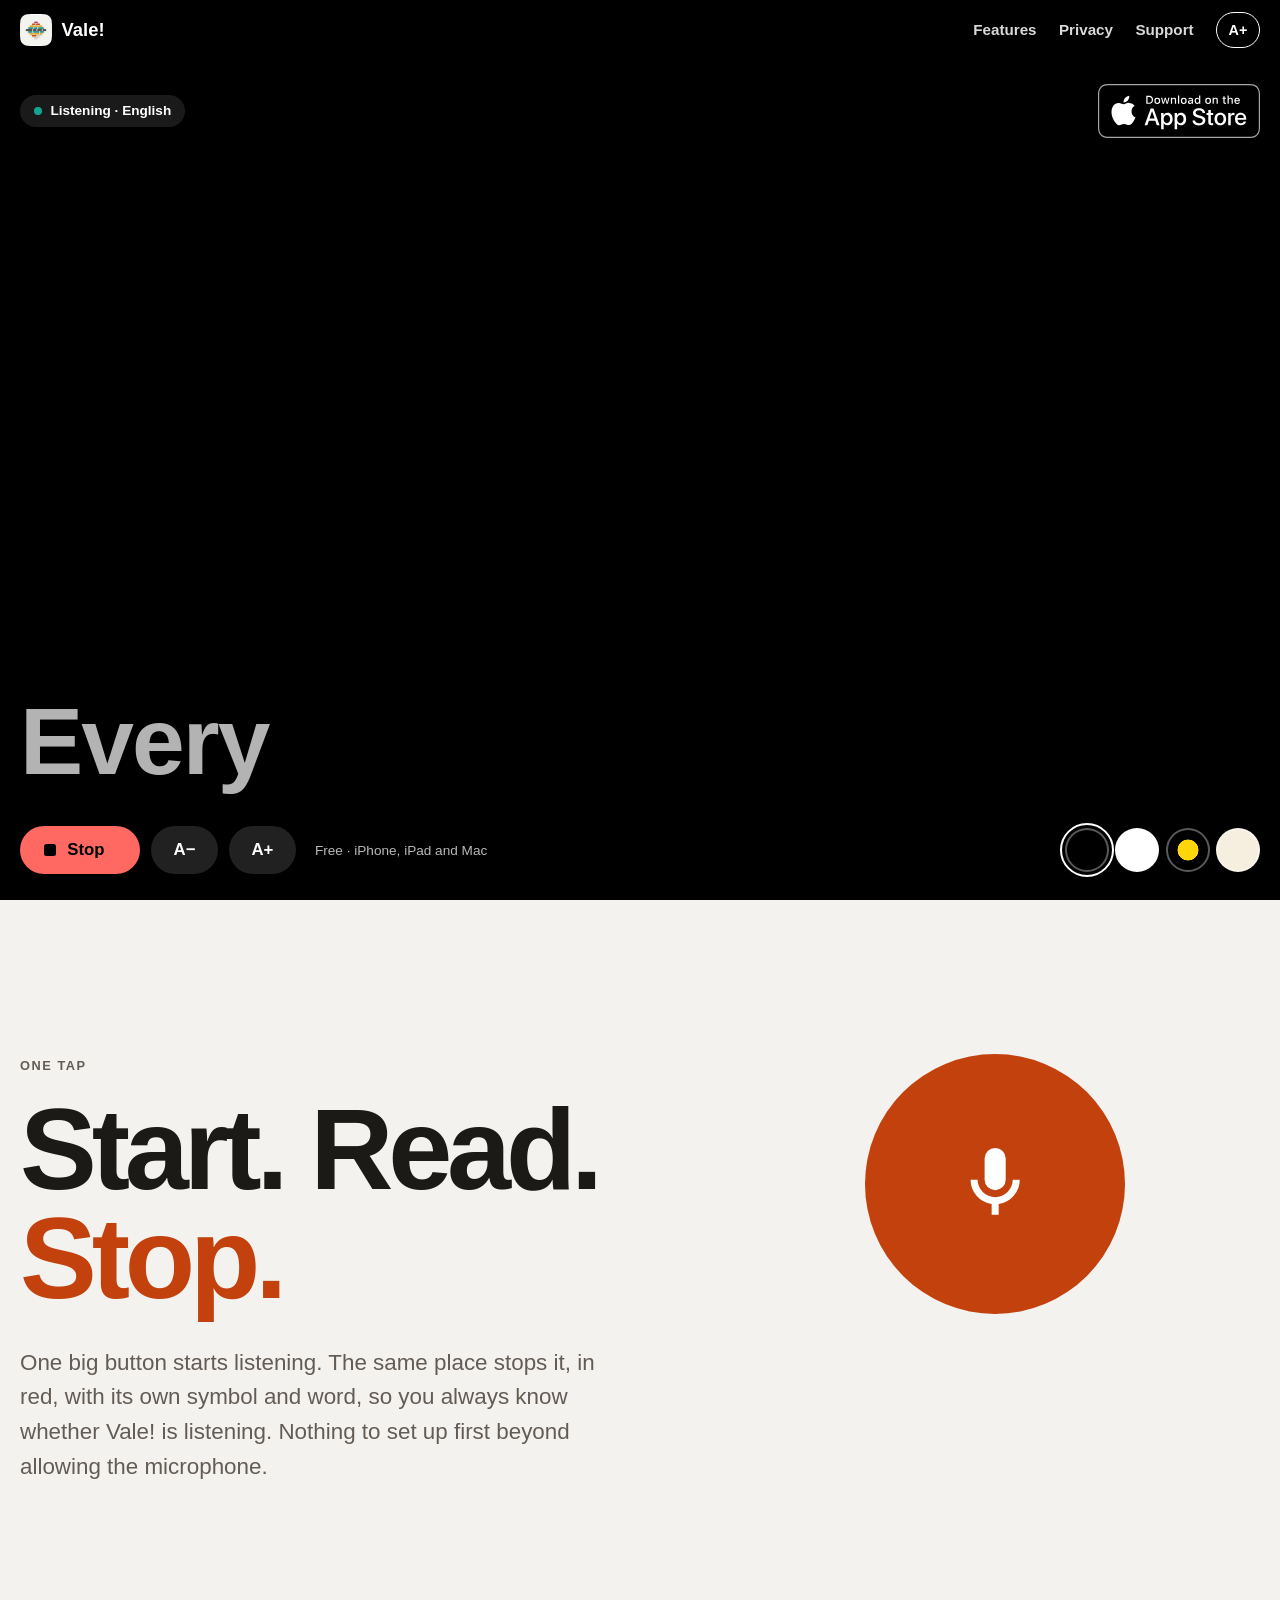
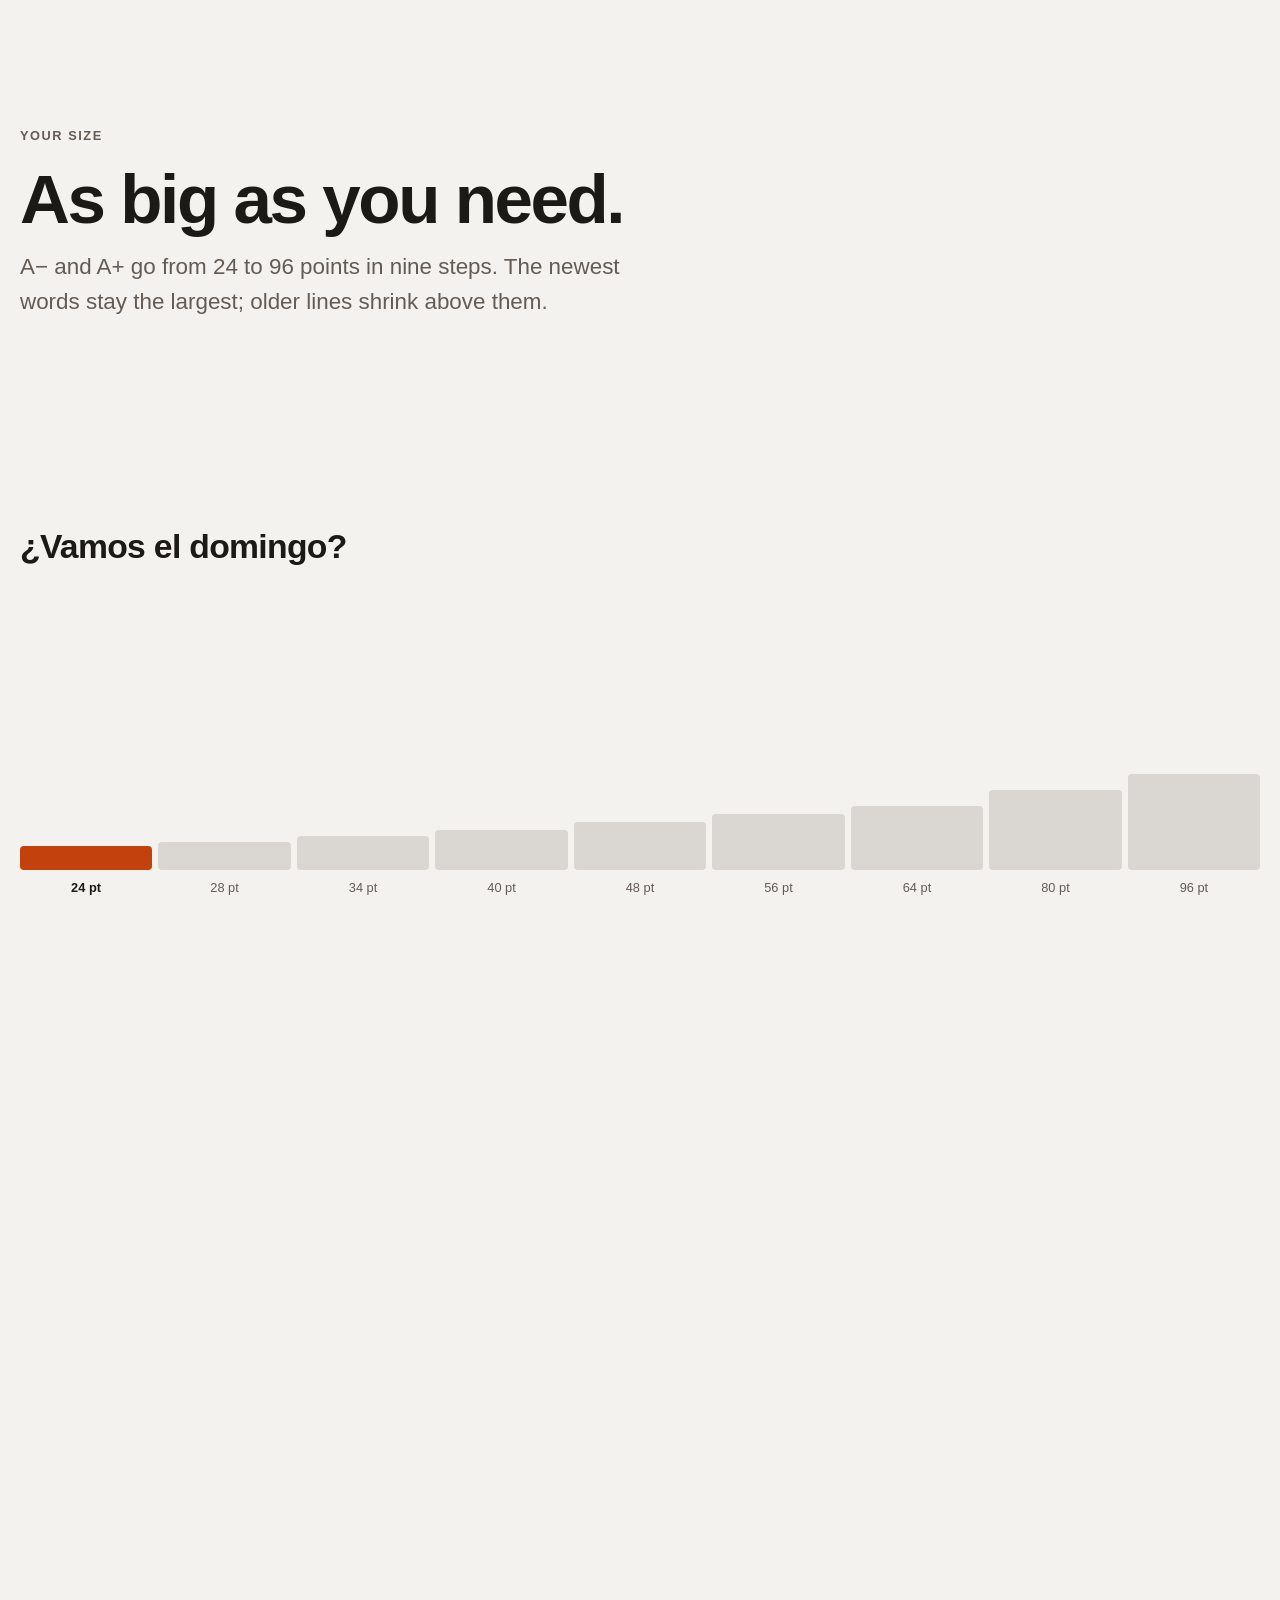
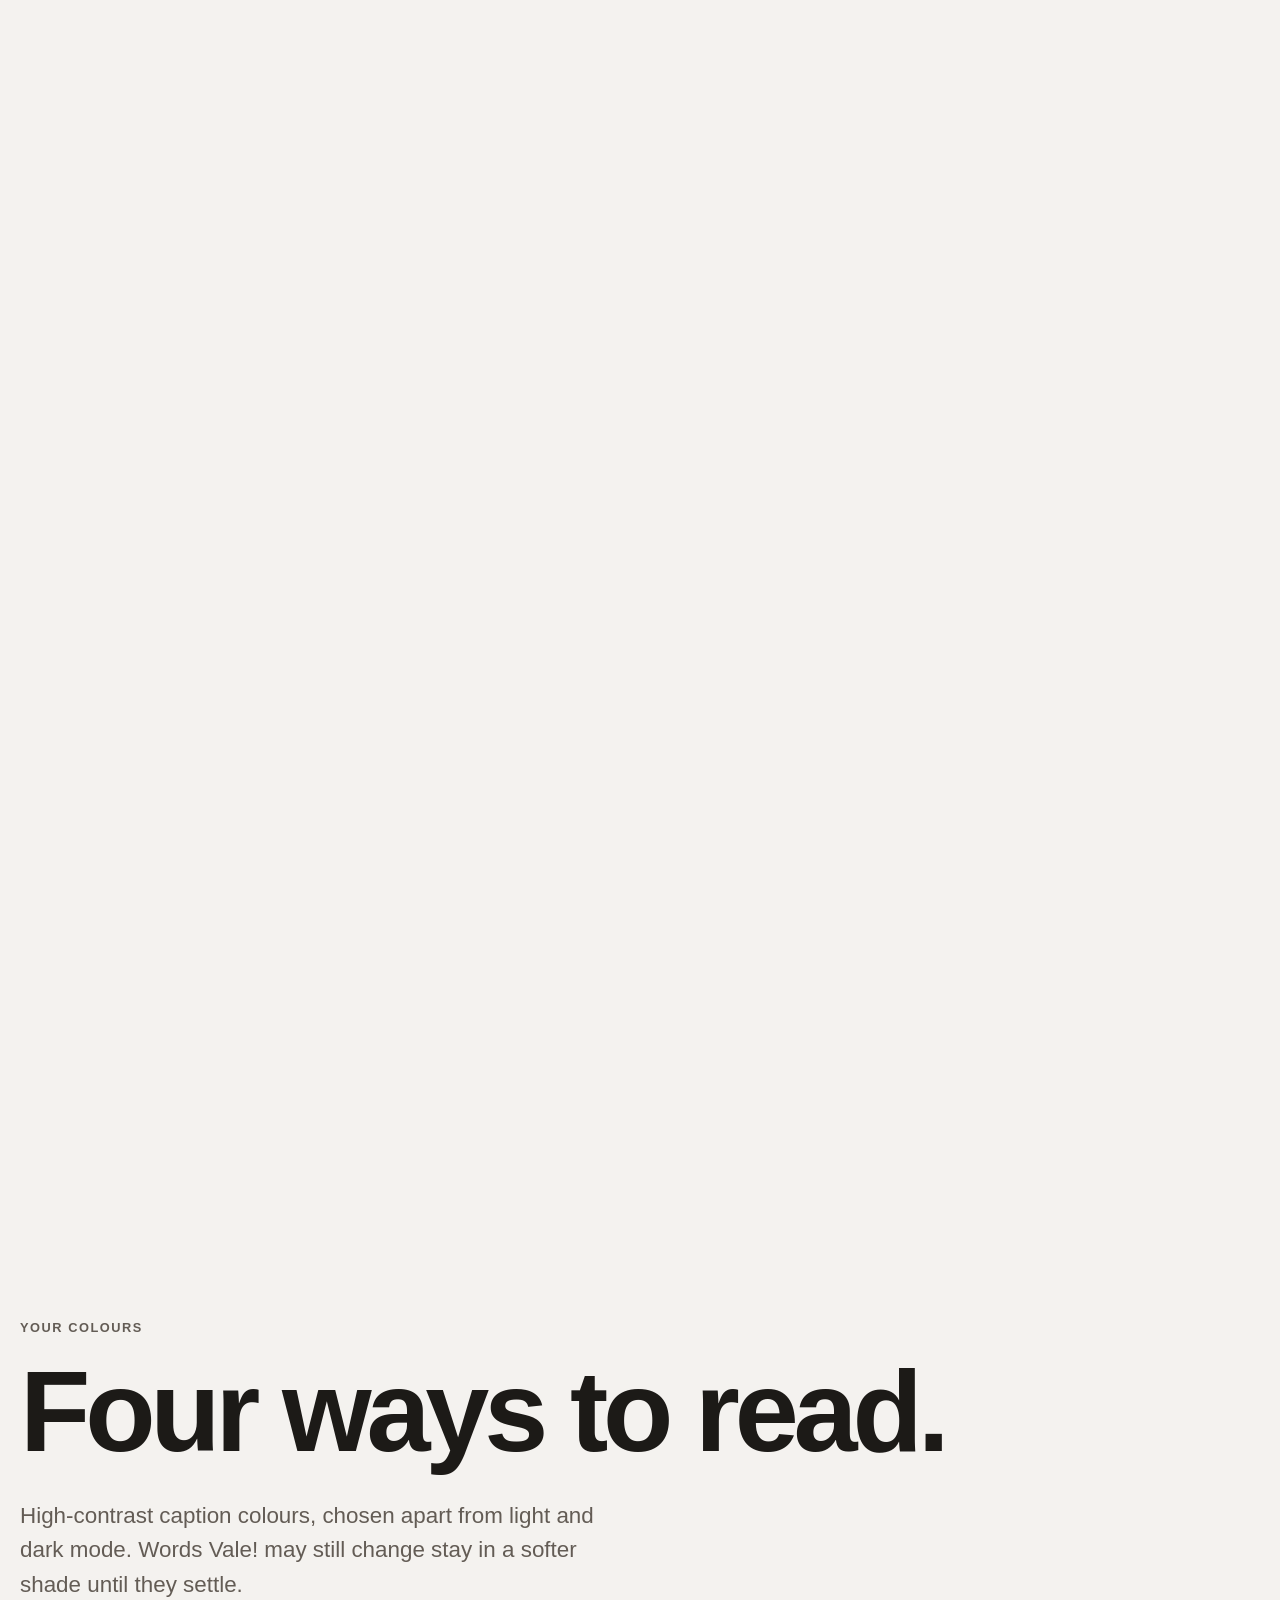
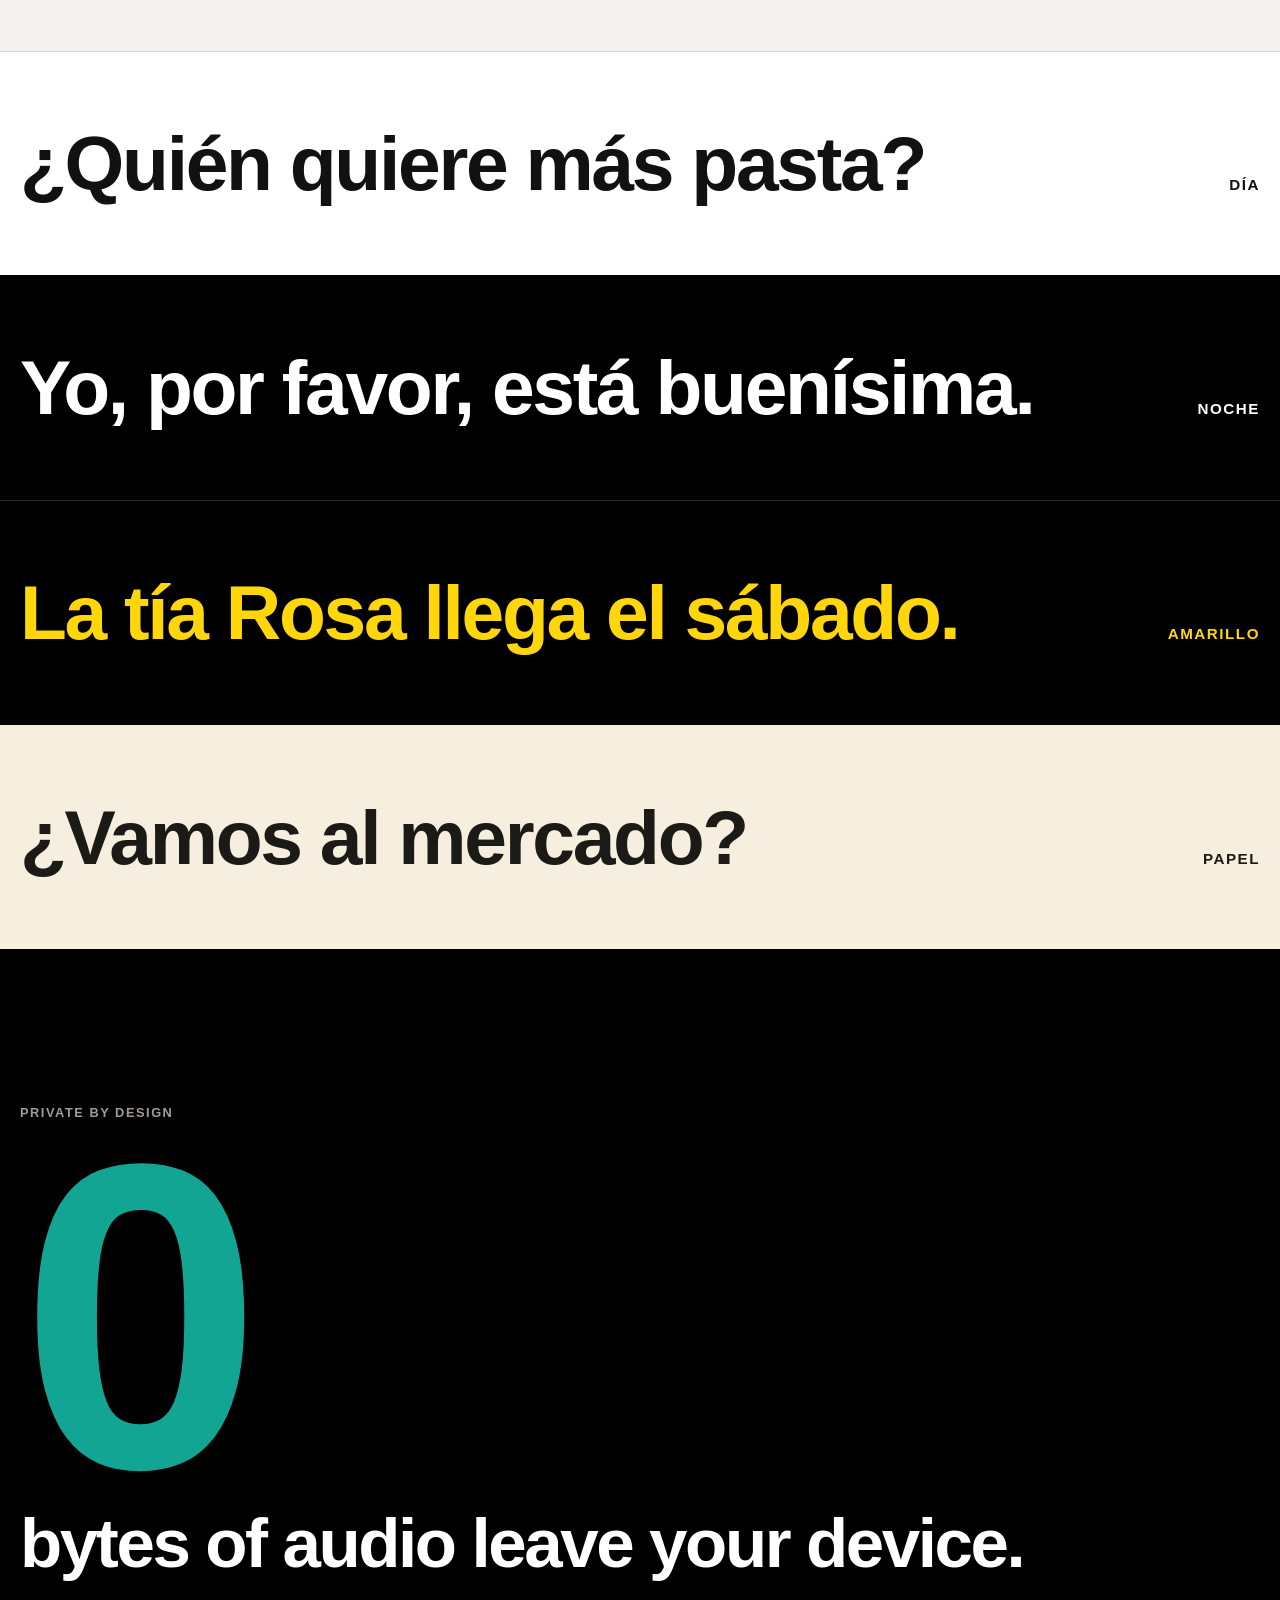
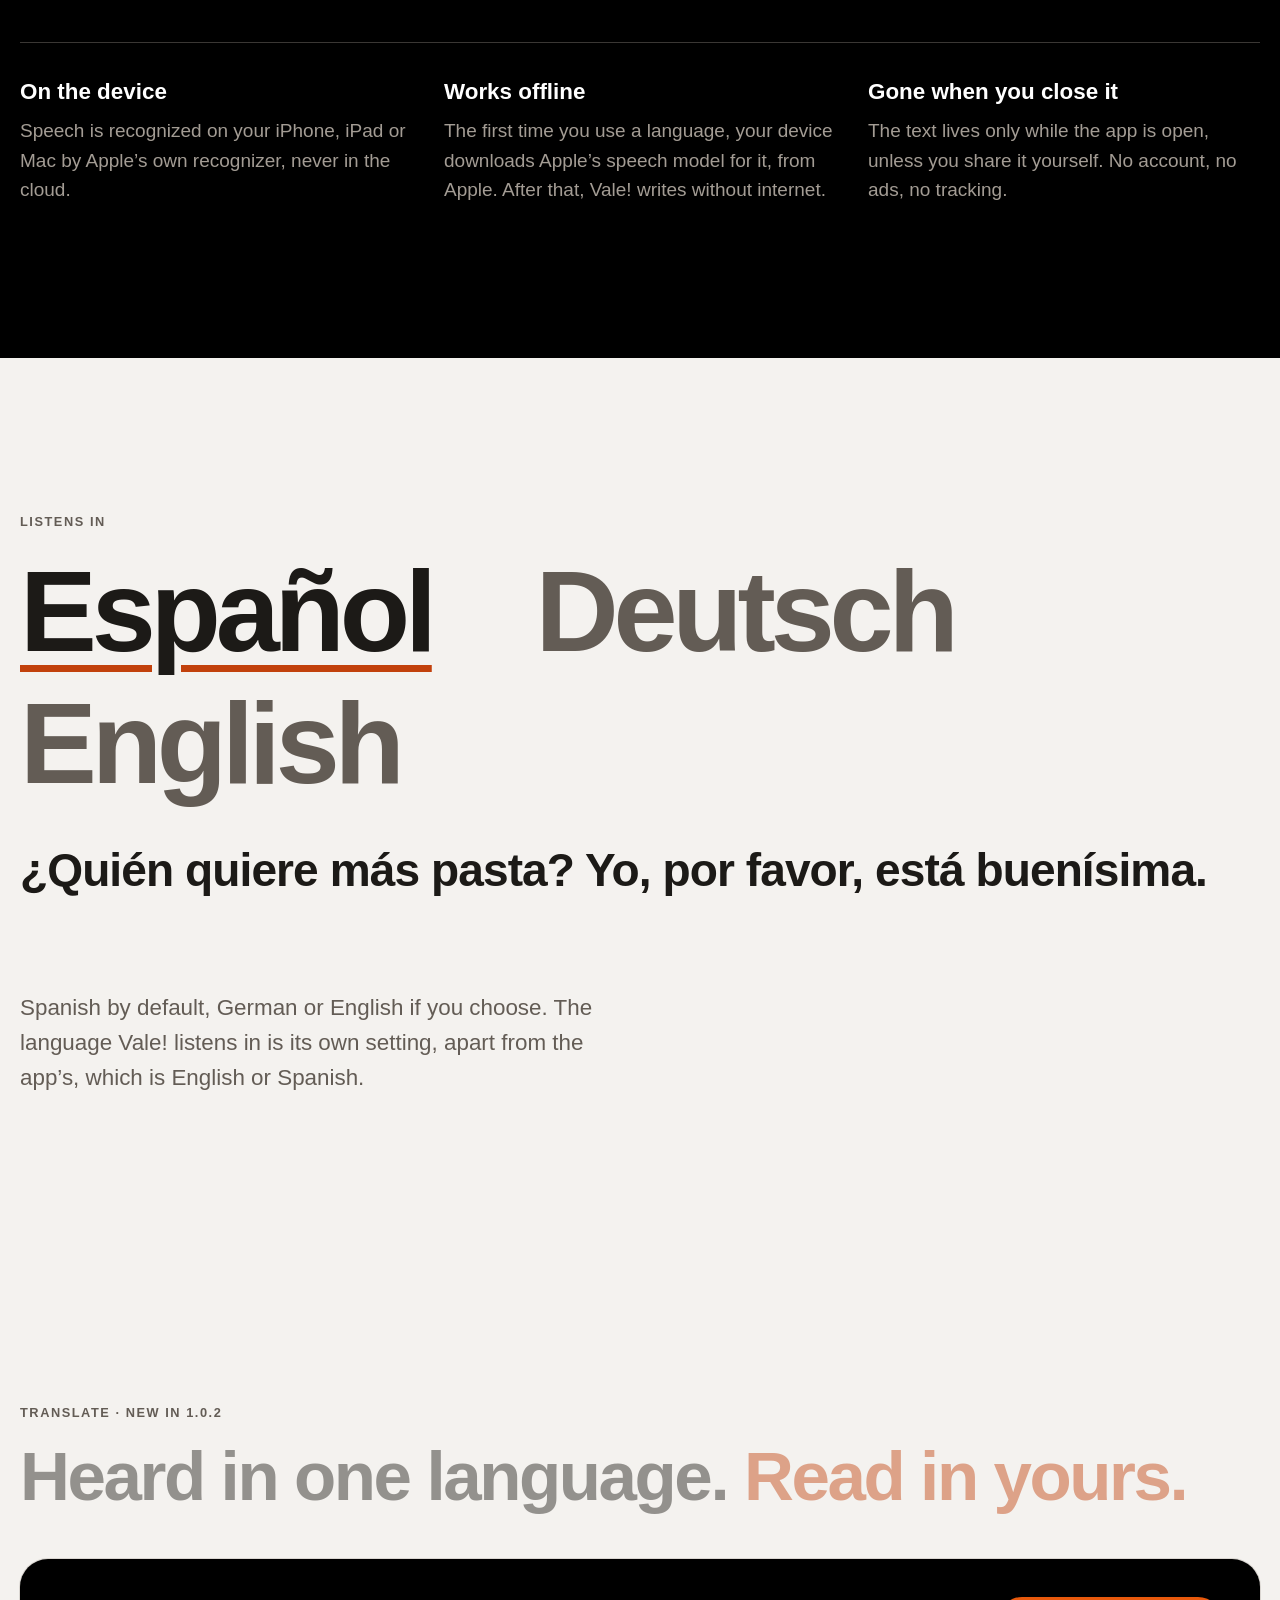
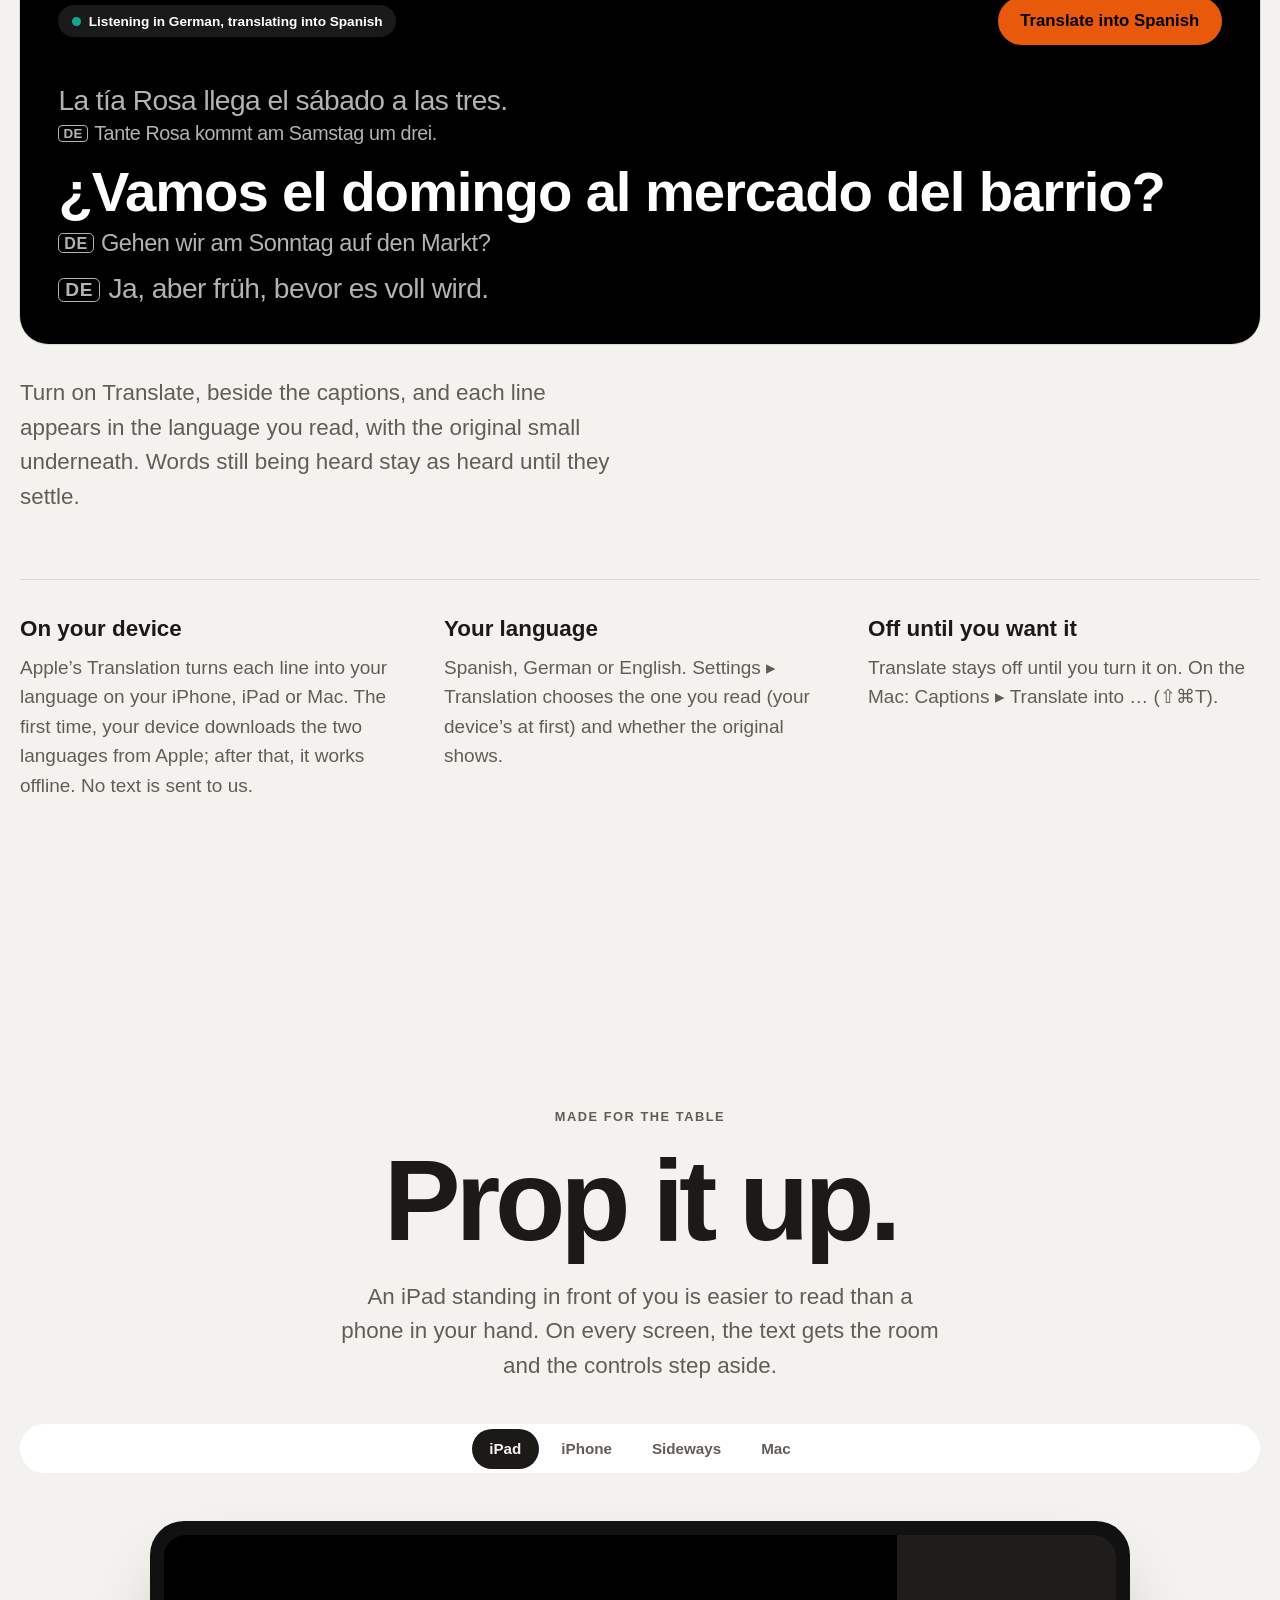
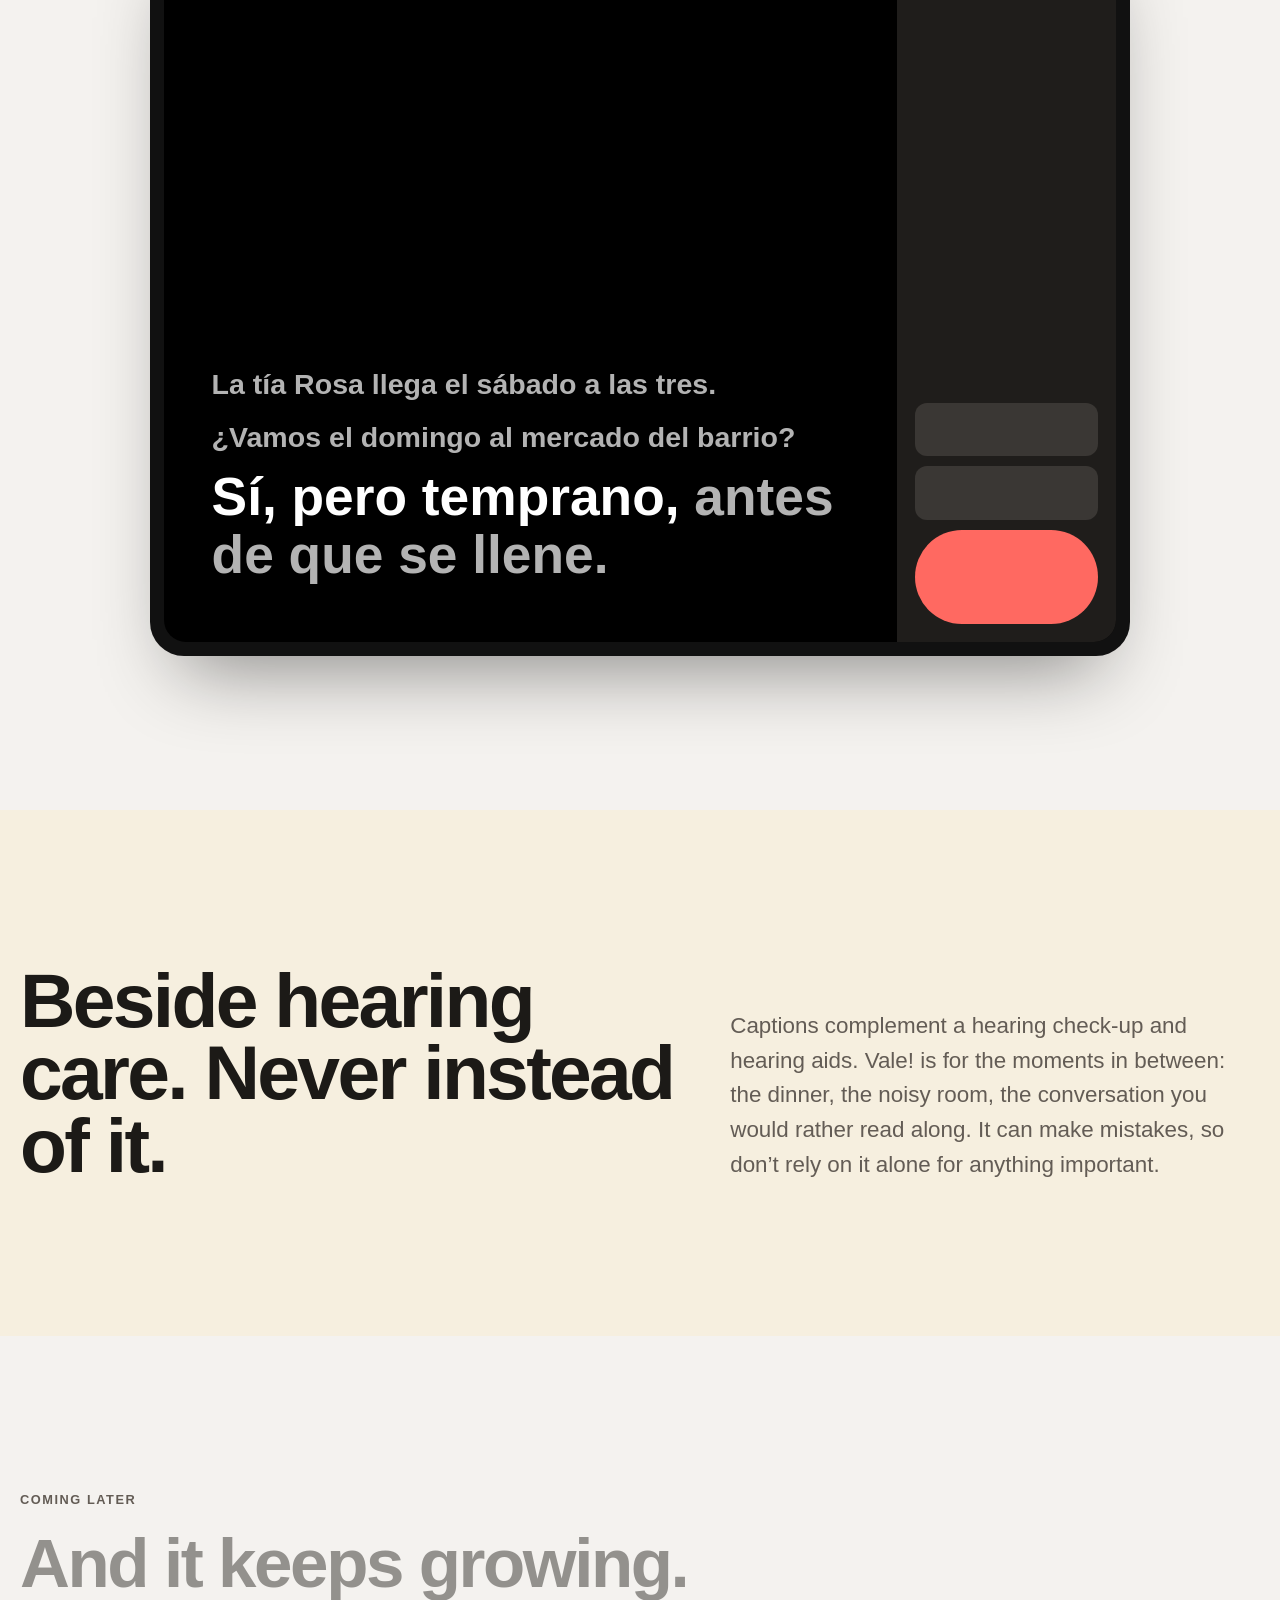
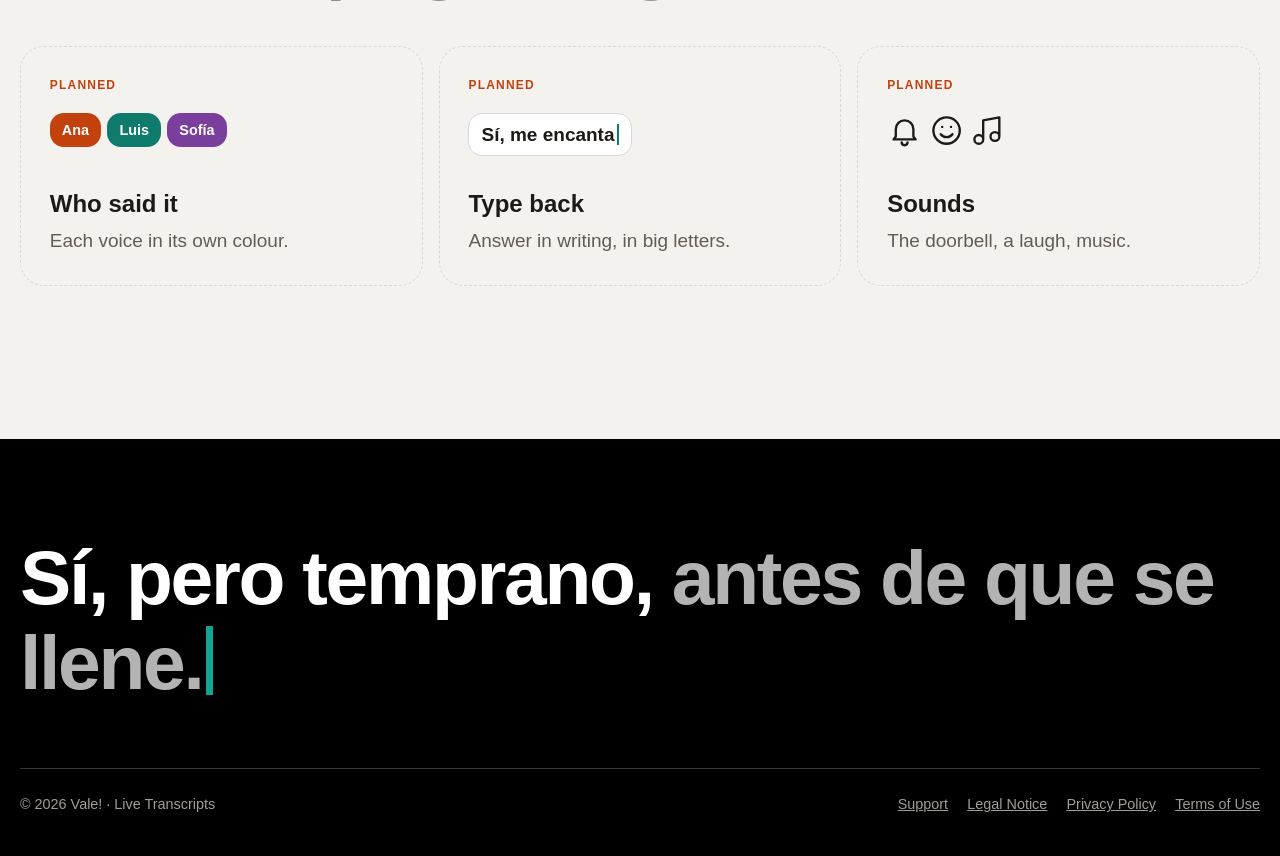
<file: index.html>
<!doctype html>
<html lang="en">
<head>
<meta charset="utf-8">
<meta name="viewport" content="width=device-width, initial-scale=1, viewport-fit=cover">
<title>Vale! – Live Transcripts</title>
<meta name="description" content="Vale! writes down what is said in the room, live and in large type, for anyone who is losing their hearing. Free on the App Store for iPhone, iPad and Mac.">
<meta property="og:title" content="Vale! – Live Transcripts">
<meta property="og:description" content="What is said in the room, live and in large type. Free on the App Store for iPhone, iPad and Mac.">
<meta property="og:type" content="website">
<meta property="og:url" content="https://vale.mateoarenas.dev/">
<meta property="og:image" content="https://vale.mateoarenas.dev/images/link-preview.png">
<meta property="og:image:width" content="1200">
<meta property="og:image:height" content="630">
<meta property="og:image:alt" content="Vale! in large white type on black: Every word, big and clear. Vale! writes down what is said in the room, live, and in large type. Above them, the Download on the App Store badge.">
<meta name="twitter:card" content="summary_large_image">
<link rel="icon" type="image/png" href="favicon.png">
<link rel="apple-touch-icon" href="apple-touch-icon.png">
<meta name="theme-color" content="#000000">
<link rel="stylesheet" href="style.css">
<script src="scenes.js" defer></script>
</head>
<body class="home">
<a class="skip" href="#main">Skip to content</a>
<header class="top" id="top">
<div class="wrap top-inner">
<a class="brand" href="./"><img src="favicon.png" alt="" width="32" height="32">Vale!</a>
<nav aria-label="Site"><a href="#features">Features</a><a href="#private">Privacy</a><a href="support.html">Support</a></nav>
<button class="scale js-only" id="scale" type="button" aria-pressed="false">A+<span class="sr"> Make this page’s text larger</span></button>
</div>
</header>

<main id="main">
<section class="hero" id="hero" aria-labelledby="hero-title">
<h1 class="sr" id="hero-title">Vale! Every word, big and clear.</h1>
<div class="wrap stage" id="stage">
<div class="stage-top">
<p class="pill" id="pill"><i aria-hidden="true"></i><span id="pill-text">Listening · English</span></p>
<a class="badge" href="https://apps.apple.com/app/vale/id6831812836"><img src="images/app-store-badge.svg" width="162" height="54" alt="Download on the App Store"></a>
</div>
<div class="lines" id="lines" aria-hidden="true">
<p class="line old">Every word, big and clear.</p>
<p class="line old">Vale! writes down what is said in the room,</p>
<p class="line new">live, and in large type.</p>
</div>
<p class="sr">Vale! writes down what is said in the room, live and in large type, for anyone who is losing their hearing or finds a conversation hard to follow. Below, a made-up family dinner is captioned the way the app shows it.</p>
</div>
<div class="wrap">
<div class="controls">
<div class="js-only control-row" role="group" aria-label="Try the captions">
<button class="btn stop" id="go" type="button" aria-pressed="true">
<svg class="go-stop" width="16" height="16" viewBox="0 0 16 16" aria-hidden="true"><rect x="2" y="2" width="12" height="12" rx="2.5" fill="currentColor"/></svg>
<svg class="go-start" width="16" height="16" viewBox="0 0 16 16" aria-hidden="true"><path d="M8 10a2 2 0 0 0 2-2V4a2 2 0 0 0-4 0v4a2 2 0 0 0 2 2Zm3.5-2a3.5 3.5 0 0 1-7 0H3a5 5 0 0 0 4.25 4.94V14h1.5v-1.06A5 5 0 0 0 13 8h-1.5Z" fill="currentColor"/></svg>
<span id="go-text">Stop</span></button>
<button class="btn ghost" id="smaller" type="button" aria-label="Smaller text">A−</button>
<button class="btn ghost" id="larger" type="button" aria-label="Larger text">A+</button>
</div>
<p class="cue">Free · iPhone, iPad and Mac</p>
<div class="dots js-only" role="group" aria-label="Caption colours">
<button class="dot" type="button" data-theme="noche" aria-label="Noche: white on black" aria-pressed="true"></button>
<button class="dot" type="button" data-theme="dia" aria-label="Día: black on white" aria-pressed="false"></button>
<button class="dot" type="button" data-theme="amarillo" aria-label="Amarillo: yellow on black" aria-pressed="false"></button>
<button class="dot" type="button" data-theme="papel" aria-label="Papel: dark on paper" aria-pressed="false"></button>
</div>
</div>
</div>
</section>

<section class="block" id="features" aria-labelledby="tap-title">
<div class="wrap split">
<div>
<p class="eyebrow">One tap</p>
<h2 id="tap-title" data-caption>Start. Read. <span class="accent">Stop.</span></h2>
</div>
<div class="tap">
<button class="big-start" id="big-start" type="button" aria-pressed="false" aria-label="Start">
<svg class="mic" viewBox="0 0 24 24" fill="currentColor" aria-hidden="true"><path d="M12 14a3 3 0 0 0 3-3V5a3 3 0 0 0-6 0v6a3 3 0 0 0 3 3Zm5-3a5 5 0 0 1-10 0H5a7 7 0 0 0 6 6.92V21h2v-3.08A7 7 0 0 0 19 11h-2Z"/></svg>
<svg class="square" viewBox="0 0 24 24" fill="currentColor" aria-hidden="true"><rect x="5" y="5" width="14" height="14" rx="3"/></svg>
</button>
</div>
</div>
<div class="wrap">
<p class="lede">One big button starts listening. The same place stops it, in red, with its own symbol and word, so you always know whether Vale! is listening. Nothing to set up first beyond allowing the microphone.</p>
</div>
</section>

<section class="sizes" id="sizes" aria-labelledby="size-title">
<div class="sticky wrap">
<div>
<p class="eyebrow">Your size</p>
<h2 id="size-title" class="h-mid" data-caption>As big as you need.</h2>
<p class="lede">A− and A+ go from 24 to 96 points in nine steps. The newest words stay the largest; older lines shrink above them.</p>
</div>
<p class="sample" id="sample" aria-hidden="true" lang="es">¿Vamos el domingo?</p>
<ol class="ruler" id="ruler" aria-label="The nine text sizes">
<li style="--h: 24">24 pt</li><li style="--h: 28">28 pt</li><li style="--h: 34">34 pt</li><li style="--h: 40">40 pt</li><li style="--h: 48">48 pt</li><li style="--h: 56">56 pt</li><li class="on" style="--h: 64">64 pt</li><li style="--h: 80">80 pt</li><li style="--h: 96">96 pt</li>
</ol>
</div>
</section>

<section aria-labelledby="themes-title">
<div class="wrap block themes-head">
<p class="eyebrow">Your colours</p>
<h2 id="themes-title" data-caption>Four ways to read.</h2>
<p class="lede">High-contrast caption colours, chosen apart from light and dark mode. Words Vale! may still change stay in a softer shade until they settle.</p>
</div>
<div class="band band-dia"><div class="wrap"><p data-caption lang="es">¿Quién quiere más pasta?</p><span>Día</span></div></div>
<div class="band band-noche"><div class="wrap"><p data-caption lang="es">Yo, por favor, está buenísima.</p><span>Noche</span></div></div>
<div class="band band-amarillo"><div class="wrap"><p data-caption lang="es">La tía Rosa llega el sábado.</p><span>Amarillo</span></div></div>
<div class="band band-papel"><div class="wrap"><p data-caption lang="es">¿Vamos al mercado?</p><span>Papel</span></div></div>
</section>

<section class="block private" id="private" aria-labelledby="private-title">
<div class="wrap">
<p class="eyebrow">Private by design</p>
<p class="zero" id="zero" aria-hidden="true">0</p>
<h2 id="private-title" class="h-mid" data-caption><span class="sr">Zero </span>bytes of audio leave your device.</h2>
<div class="facts">
<div><h3>On the device</h3><p>Speech is recognized on your iPhone, iPad or Mac by Apple’s own recognizer, never in the cloud.</p></div>
<div><h3>Works offline</h3><p>The first time you use a language, your device downloads Apple’s speech model for it, from Apple. After that, Vale! writes without internet.</p></div>
<div><h3>Gone when you close it</h3><p>The text lives only while the app is open, unless you share it yourself. No account, no ads, no tracking.</p></div>
</div>
</div>
</section>

<section class="block" aria-labelledby="langs-title">
<div class="wrap">
<p class="eyebrow" id="langs-title">Listens in</p>
<div class="langs" role="group" aria-labelledby="langs-title">
<button type="button" data-lang="es" aria-pressed="true" lang="es">Español</button>
<button type="button" data-lang="de" aria-pressed="false" lang="de">Deutsch</button>
<button type="button" data-lang="en" aria-pressed="false">English</button>
</div>
<p class="said" id="said" lang="es" aria-live="polite">¿Quién quiere más pasta? Yo, por favor, está buenísima.</p>
<p class="lede">Spanish by default, German or English if you choose. The language Vale! listens in is its own setting, apart from the app’s, which is English or Spanish.</p>
</div>
</section>

<section class="block reads" id="translate" aria-labelledby="translate-title">
<div class="wrap">
<p class="eyebrow">Translate · New in 1.0.2</p>
<h2 id="translate-title" class="h-mid" data-caption>Heard in one language. <span class="accent">Read in yours.</span></h2>
<div class="reading" id="reading">
<div class="reading-top">
<p class="pill"><i aria-hidden="true"></i><span id="reading-pill">Listening in German, translating into Spanish</span></p>
<button class="btn translate js-only" id="translate-toggle" type="button" aria-pressed="true">Translate into Spanish</button>
</div>
<div class="tlines" id="tlines" aria-hidden="true">
<div class="tline past"><p class="read" lang="es">La tía Rosa llega el sábado a las tres.</p><p class="heard" lang="de"><b>DE</b>Tante Rosa kommt am Samstag um drei.</p></div>
<div class="tline now"><p class="read" lang="es">¿Vamos el domingo al mercado del barrio?</p><p class="heard" lang="de"><b>DE</b>Gehen wir am Sonntag auf den Markt?</p></div>
<p class="tline partial" lang="de"><b>DE</b><span id="partial">Ja, aber früh, bevor es voll wird.</span></p>
</div>
<p class="sr">A made-up dinner heard in German and read in Spanish: each line that has settled in Spanish, with the German small under it, and the words still being heard in German.</p>
</div>
<p class="lede">Turn on Translate, beside the captions, and each line appears in the language you read, with the original small underneath. Words still being heard stay as heard until they settle.</p>
<div class="facts">
<div><h3>On your device</h3><p>Apple’s Translation turns each line into your language on your iPhone, iPad or Mac. The first time, your device downloads the two languages from Apple; after that, it works offline. No text is sent to us.</p></div>
<div><h3>Your language</h3><p>Spanish, German or English. Settings ▸ Translation chooses the one you read (your device’s at first) and whether the original shows.</p></div>
<div><h3>Off until you want it</h3><p>Translate stays off until you turn it on. On the Mac: Captions ▸ Translate into … (⇧⌘T).</p></div>
</div>
</div>
</section>

<section class="block table" aria-labelledby="table-title">
<div class="wrap center">
<p class="eyebrow">Made for the table</p>
<h2 id="table-title" data-caption>Prop it up.</h2>
<p class="lede">An iPad standing in front of you is easier to read than a phone in your hand. On every screen, the text gets the room and the controls step aside.</p>
<div class="picker js-only" role="group" aria-label="Show Vale! on">
<button type="button" data-device="ipad" aria-pressed="true">iPad</button>
<button type="button" data-device="iphone" aria-pressed="false">iPhone</button>
<button type="button" data-device="sideways" aria-pressed="false">Sideways</button>
<button type="button" data-device="mac" aria-pressed="false">Mac</button>
</div>
</div>
<div class="wrap">
<div class="device" id="device" data-device="ipad" role="img" aria-label="Vale! on iPad: the conversation in large type on the left, the controls in a rail on the right">
<div class="screen">
<div class="mac-bar"><i></i><i></i><i></i></div>
<div class="mini">
<p class="o" lang="es">La tía Rosa llega el sábado a las tres.</p>
<p class="o" lang="es">¿Vamos el domingo al mercado del barrio?</p>
<p class="n" lang="es">Sí, pero temprano, <span>antes de que se llene.</span></p>
</div>
<div class="rail"><i></i><i></i><b></b></div>
</div>
</div>
</div>
</section>

<section class="block care" aria-labelledby="care-title">
<div class="wrap split">
<h2 id="care-title">Beside hearing care. Never instead of it.</h2>
<p class="lede">Captions complement a hearing check-up and hearing aids. Vale! is for the moments in between: the dinner, the noisy room, the conversation you would rather read along. It can make mistakes, so don’t rely on it alone for anything important.</p>
</div>
</section>

<section class="block" aria-labelledby="later-title">
<div class="wrap">
<p class="eyebrow">Coming later</p>
<h2 id="later-title" class="h-mid" data-caption>And it keeps growing.</h2>
<ul class="later">
<li class="card">
<span class="tag">Planned</span>
<span class="art speakers" aria-hidden="true"><span>Ana</span><span>Luis</span><span>Sofía</span></span>
<h3>Who said it</h3><p>Each voice in its own colour.</p>
</li>
<li class="card">
<span class="tag">Planned</span>
<span class="art typing" aria-hidden="true"><span lang="es">Sí, me encanta<i></i></span></span>
<h3>Type back</h3><p>Answer in writing, in big letters.</p>
</li>
<li class="card">
<span class="tag">Planned</span>
<span class="art sounds" aria-hidden="true">
<svg viewBox="0 0 24 24"><path d="M6 16V11a6 6 0 0 1 12 0v5l1.5 2h-15L6 16Z M10 20a2 2 0 0 0 4 0"/></svg>
<svg viewBox="0 0 24 24"><circle cx="12" cy="12" r="9"/><path d="M8 14.5a5 5 0 0 0 8 0 M9 9.5h.01 M15 9.5h.01"/></svg>
<svg viewBox="0 0 24 24"><path d="M9 18V5l11-2v13 M9 18a3 3 0 1 1-6 0 3 3 0 0 1 6 0Z M20 16a3 3 0 1 1-6 0 3 3 0 0 1 6 0Z"/></svg>
</span>
<h3>Sounds</h3><p>The doorbell, a laugh, music.</p>
</li>
</ul>
</div>
</section>
</main>

<footer class="site-foot">
<div class="wrap">
<p class="bye" aria-hidden="true" lang="es">Sí, pero temprano, <span>antes de que se llene.</span><i class="caret"></i></p>
<div class="foot">
<p>© 2026 Vale! · Live Transcripts</p>
<nav aria-label="Legal">
<a href="support.html">Support</a>
<a href="https://vale-live-transcripts.github.io/vale-legal-docs/impressum.en.html">Legal Notice</a>
<a href="https://vale-live-transcripts.github.io/vale-legal-docs/datenschutzerklaerung.en.html">Privacy Policy</a>
<a href="https://vale-live-transcripts.github.io/vale-legal-docs/nutzungsbedingungen.en.html">Terms of Use</a>
</nav>
</div>
</div>
</footer>
</body>
</html>
</file>
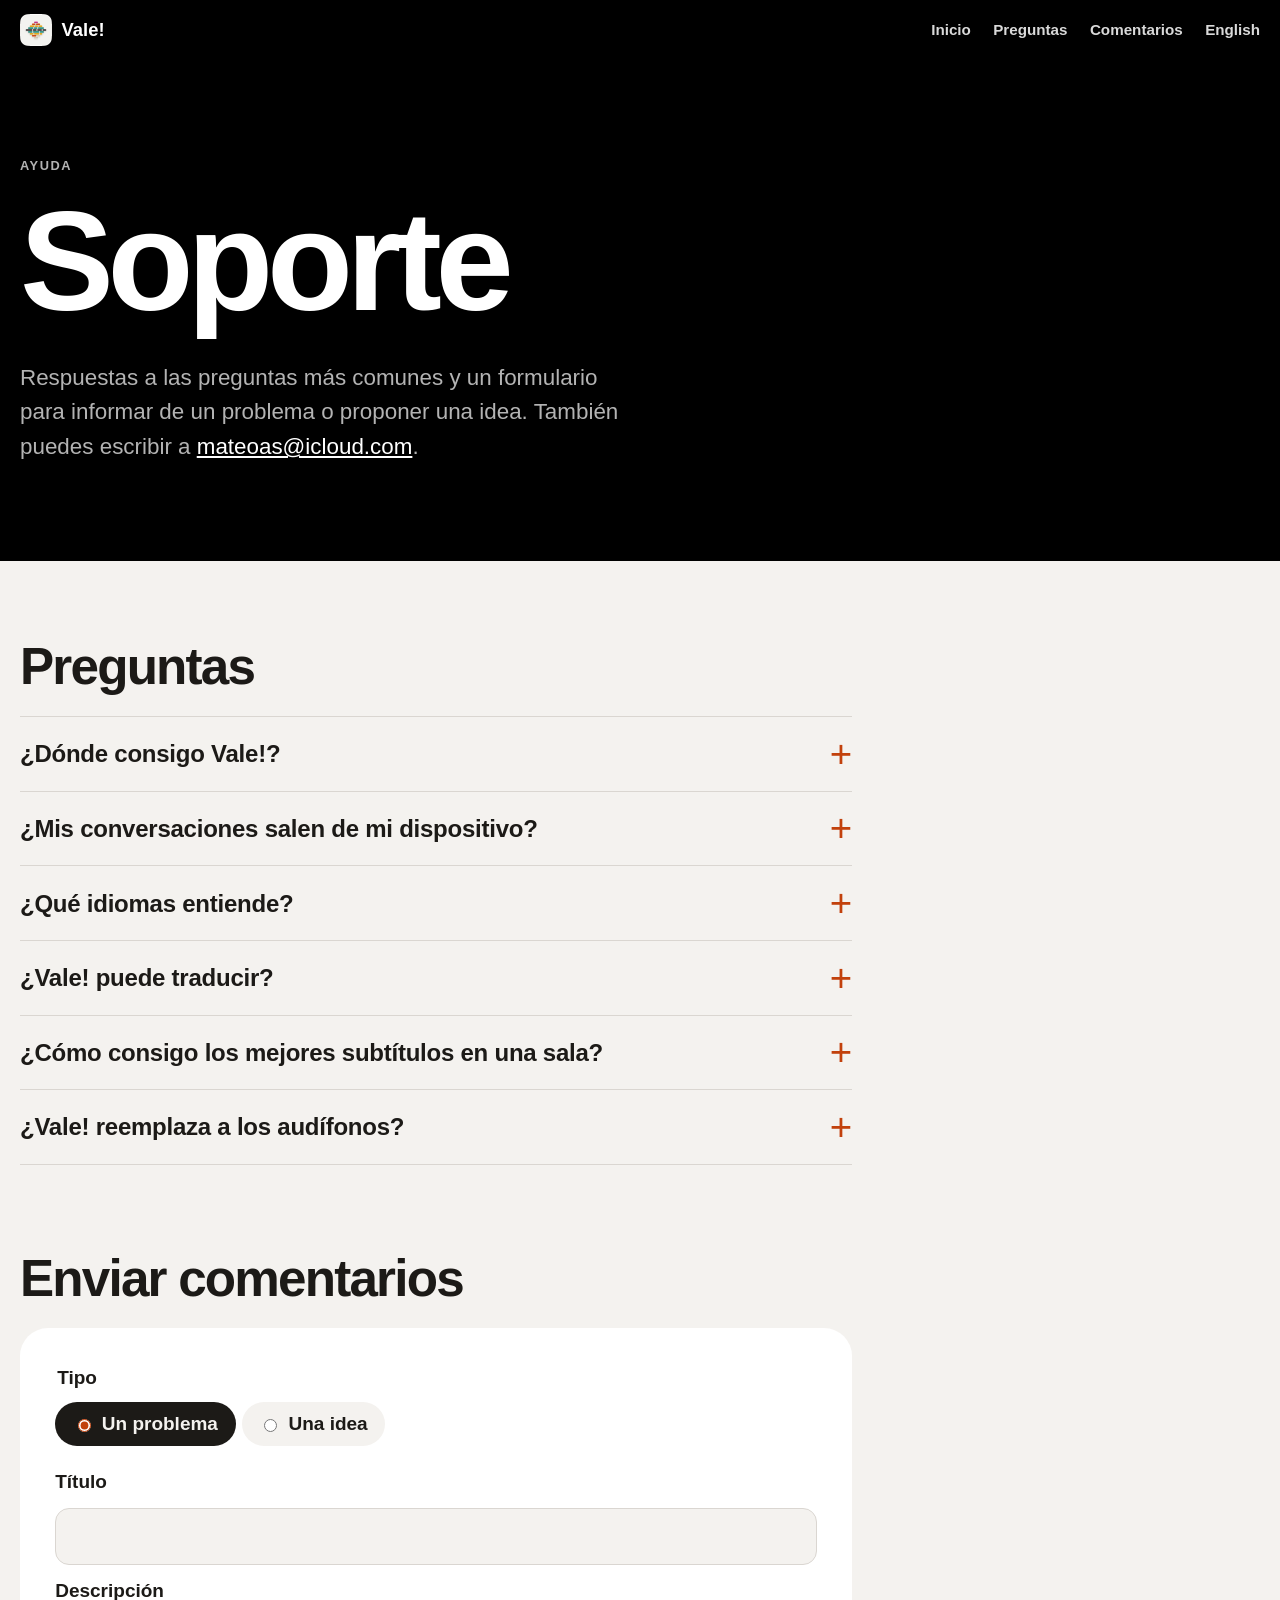
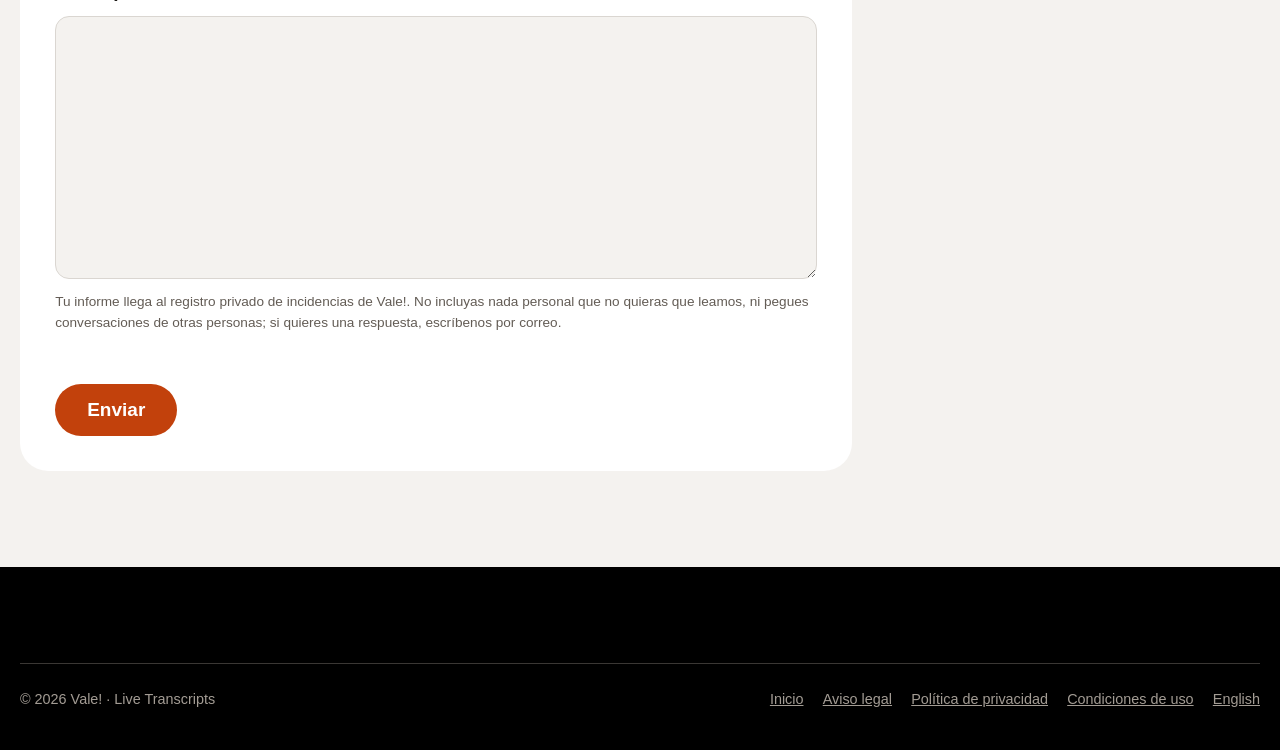
<file: support.es.html>
<!doctype html>
<html lang="es">
<head>
<meta charset="utf-8">
<meta name="viewport" content="width=device-width, initial-scale=1, viewport-fit=cover">
<title>Soporte – Vale!</title>
<meta name="description" content="Ayuda con Vale!, transcripción en vivo en letra grande: respuestas a las preguntas más comunes, el correo de contacto y un formulario para informar de un problema o proponer una idea.">
<link rel="icon" type="image/png" href="favicon.png">
<link rel="apple-touch-icon" href="apple-touch-icon.png">
<meta name="theme-color" content="#f4f2ef" media="(prefers-color-scheme: light)">
<meta name="theme-color" content="#000000" media="(prefers-color-scheme: dark)">
<link rel="stylesheet" href="style.css">
<link rel="alternate" hreflang="en" href="support.html">
<link rel="alternate" hreflang="es" href="support.es.html">
</head>
<body class="support">
<a class="skip" href="#main">Saltar al contenido</a>
<header class="top">
<div class="wrap top-inner">
<a class="brand" href="./"><img src="favicon.png" alt="" width="32" height="32">Vale!</a>
<nav aria-label="Sitio"><a href="./">Inicio</a><a href="#questions">Preguntas</a><a href="#feedback-heading">Comentarios</a><a href="support.html" hreflang="en" lang="en">English</a></nav>
</div>
</header>

<main id="main">
<section class="support-head">
<div class="wrap">
<p class="eyebrow">Ayuda</p>
<h1>Soporte</h1>
<p class="lede">Respuestas a las preguntas más comunes y un formulario para informar de un problema o proponer una idea. También puedes escribir a <a href="mailto:mateoas@icloud.com">mateoas@icloud.com</a>.</p>
</div>
</section>

<div class="wrap page">
<h2 id="questions">Preguntas</h2>
<div class="faq">
<details>
<summary>¿Dónde consigo Vale!?</summary>
<p>Vale! está en el App Store, gratis, para iPhone, iPad y Mac.</p>
<p><a class="badge" href="https://apps.apple.com/app/vale/id6831812836"><img src="images/app-store-badge.svg" width="162" height="54" alt="Download on the App Store" lang="en"></a></p>
</details>
<details>
<summary>¿Mis conversaciones salen de mi dispositivo?</summary>
<p>No. Vale! convierte la voz en texto en el propio dispositivo: ningún audio ni ningún texto se envía a nosotros ni a nadie más, y no hay cuenta. El texto se guarda solo mientras la app está abierta, y sale del dispositivo solo si tú lo compartes. La <a href="https://vale-live-transcripts.github.io/vale-legal-docs/datenschutzerklaerung.es.html">política de privacidad</a> describe la app en detalle.</p>
</details>
<details>
<summary>¿Qué idiomas entiende?</summary>
<p>Español, alemán e inglés: eliges cuál en Ajustes. La app está en español o en inglés. Podrían llegar más idiomas.</p>
</details>
<details>
<summary>¿Vale! puede traducir?</summary>
<p>Sí. Activa Traducir, junto a los subtítulos, y cada línea aparece en el idioma que lees, con el original en pequeño debajo. Ajustes ▸ Traducción elige ese idioma (español, alemán o inglés; al principio, el del dispositivo) y si se muestra el original. En el Mac: Subtítulos ▸ Traducir al … (⇧⌘T).</p>
<p>Se traduce en tu dispositivo con la traducción de Apple: la primera vez, el dispositivo descarga los dos idiomas de Apple, y después funciona sin internet; ningún texto se nos envía. Traducir está desactivado hasta que lo activas. Llega con Vale! 1.0.2.</p>
</details>
<details>
<summary>¿Cómo consigo los mejores subtítulos en una sala?</summary>
<p>Pon el dispositivo cerca de quienes hablan, idealmente en el centro de la mesa, y mantén bajo el ruido de fondo, como la televisión. Un pequeño micrófono externo suele ayudar más que cualquier otra cosa. Un iPad de pie frente a ti se lee mejor que un teléfono en la mano.</p>
</details>
<details>
<summary>¿Vale! reemplaza a los audífonos?</summary>
<p>No. Vale! puede ayudarte a seguir una conversación, pero comete errores, y no sustituye una prueba de audición, los audífonos ni el consejo de un audiólogo. No dependas solo de la app en emergencias ni en conversaciones médicas o legales importantes.</p>
</details>
</div>

<h2 id="feedback-heading">Enviar comentarios</h2>
<form id="feedback" novalidate aria-labelledby="feedback-heading">
<fieldset class="segmented">
<legend>Tipo</legend>
<label><input type="radio" name="type" value="bug" checked> Un problema</label>
<label><input type="radio" name="type" value="feature"> Una idea</label>
</fieldset>

<label for="title">Título</label>
<input id="title" name="title" type="text" maxlength="200" autocomplete="off" required>

<label for="body">Descripción</label>
<textarea id="body" name="body" rows="8" required></textarea>
<p class="hint">Tu informe llega al registro privado de incidencias de Vale!. No incluyas nada personal que no quieras que leamos, ni pegues conversaciones de otras personas; si quieres una respuesta, escríbenos por correo.</p>

<!-- Left empty by people; bots that fill every field are dropped. -->
<div class="trap" aria-hidden="true">
<label for="website">Sitio web</label>
<input id="website" name="website" type="text" tabindex="-1" autocomplete="off">
</div>

<p id="status" role="status" aria-live="polite"></p>
<button type="submit">Enviar</button>
</form>
</div>
</main>

<footer class="site-foot">
<div class="wrap">
<div class="foot">
<p>© 2026 Vale! · Live Transcripts</p>
<nav aria-label="Legal">
<a href="./">Inicio</a>
<a href="https://vale-live-transcripts.github.io/vale-legal-docs/impressum.en.html" hreflang="en">Aviso legal</a>
<a href="https://vale-live-transcripts.github.io/vale-legal-docs/datenschutzerklaerung.es.html">Política de privacidad</a>
<a href="https://vale-live-transcripts.github.io/vale-legal-docs/nutzungsbedingungen.en.html" hreflang="en">Condiciones de uso</a>
<a href="support.html" hreflang="en" lang="en">English</a>
</nav>
</div>
</div>
</footer>

<script>
// Posts to the same endpoint and contract as the app's feedback
// (Vale-Live-Transcripts/vale-feedback): { type, title, body, version }.
// The function writes `version` into the issue footer as `_Vale! v<version>_`.
const ENDPOINT = 'https://vale-feedback.vercel.app/api/feedback';
const WEB_VERSION = '? via website';

const form = document.getElementById('feedback');
const status = document.getElementById('status');
const button = form.querySelector('button');

function show(message, kind) {
    status.textContent = message;
    status.className = kind || '';
}

form.addEventListener('submit', async (event) => {
    event.preventDefault();
    const title = form.title.value.trim();
    const body = form.body.value.trim();
    if (!title || !body) {
        show('El título y la descripción son obligatorios.', 'error');
        return;
    }
    if (form.website.value) {
        form.reset();
        show('¡Gracias! Tus comentarios se enviaron.', 'ok');
        return;
    }

    button.disabled = true;
    show('Enviando…');
    let response;
    try {
        response = await fetch(ENDPOINT, {
            method: 'POST',
            headers: { 'Content-Type': 'application/json' },
            body: JSON.stringify({ type: form.type.value, title, body, version: WEB_VERSION }),
        });
    } catch {
        button.disabled = false;
        show('No se pudo conectar con el servicio de comentarios. Revisa tu conexión e inténtalo de nuevo.', 'error');
        return;
    }
    const result = await response.json().catch(() => null);
    button.disabled = false;
    if (response.ok && result && result.ok === true) {
        form.reset();
        show('¡Gracias! Tus comentarios se enviaron.', 'ok');
    } else {
        show('No se pudieron enviar los comentarios. Inténtalo de nuevo.', 'error');
    }
});
</script>
</body>
</html>
</file>
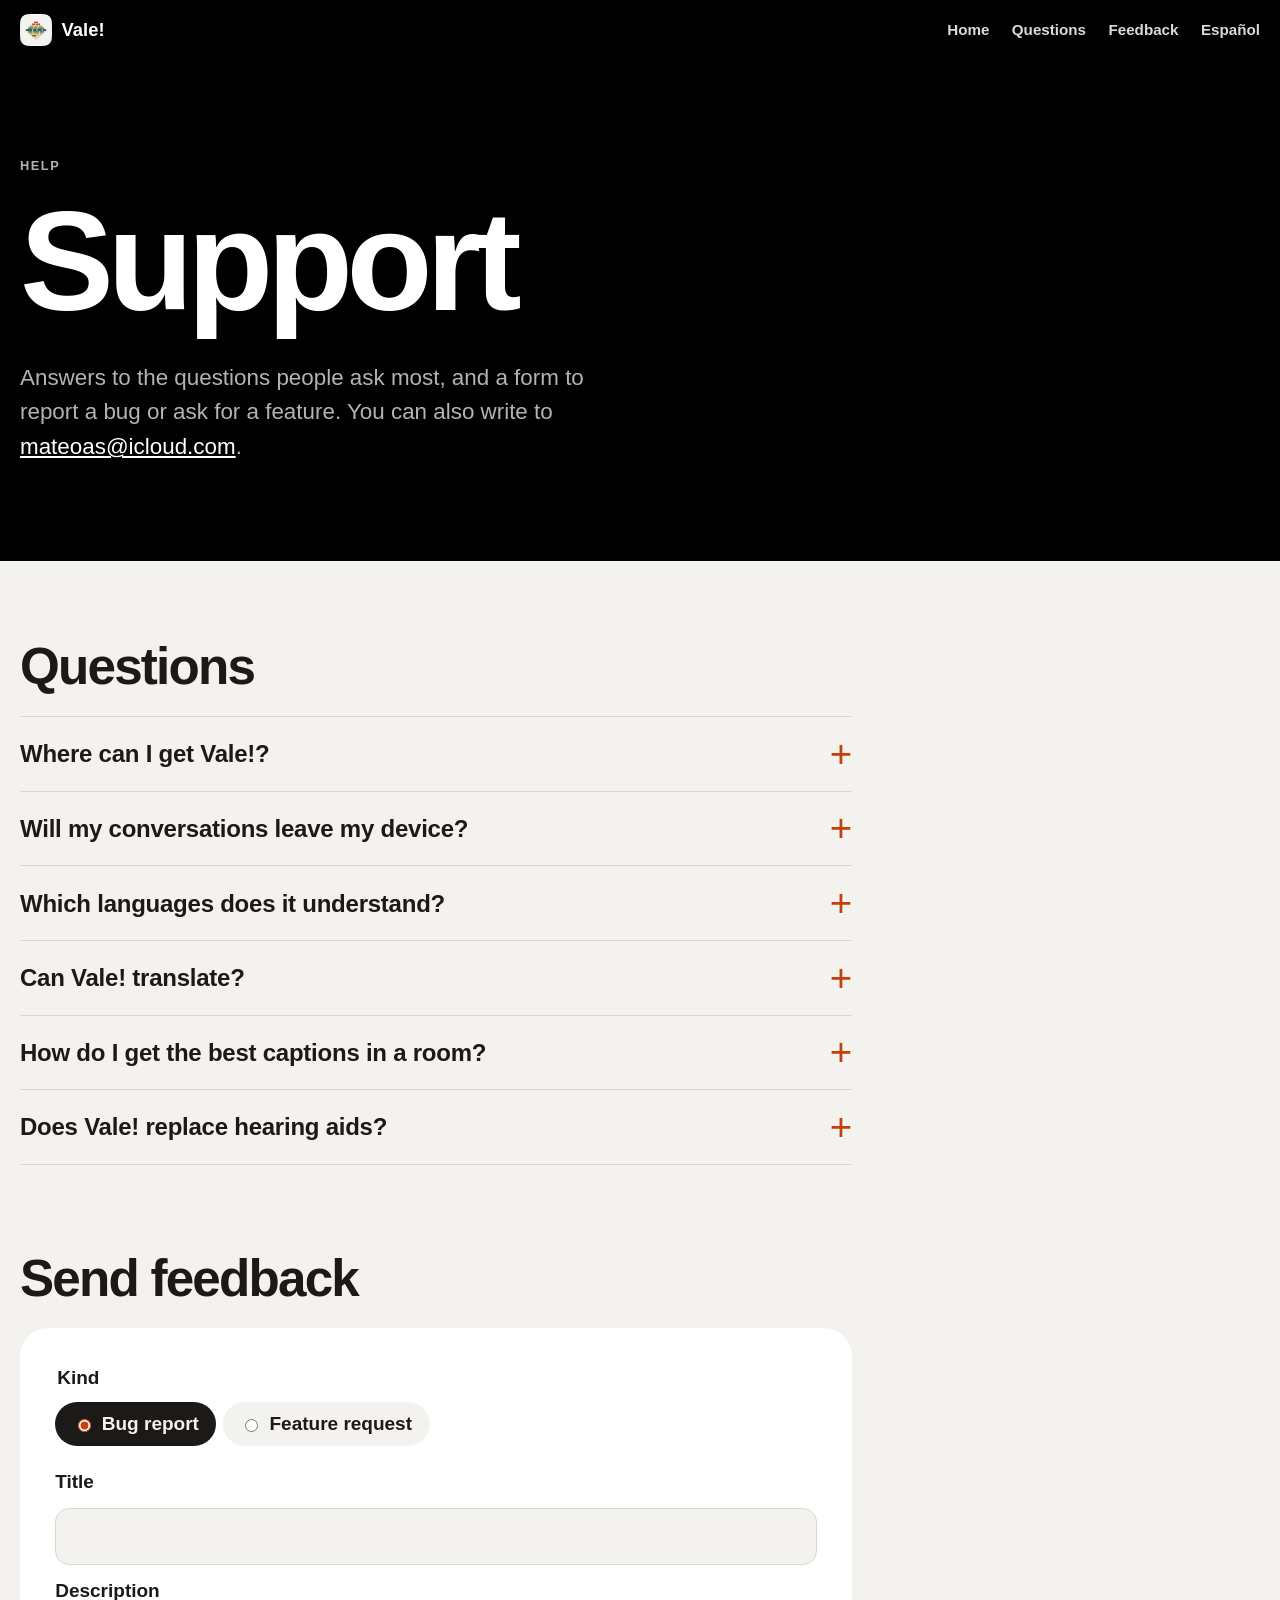
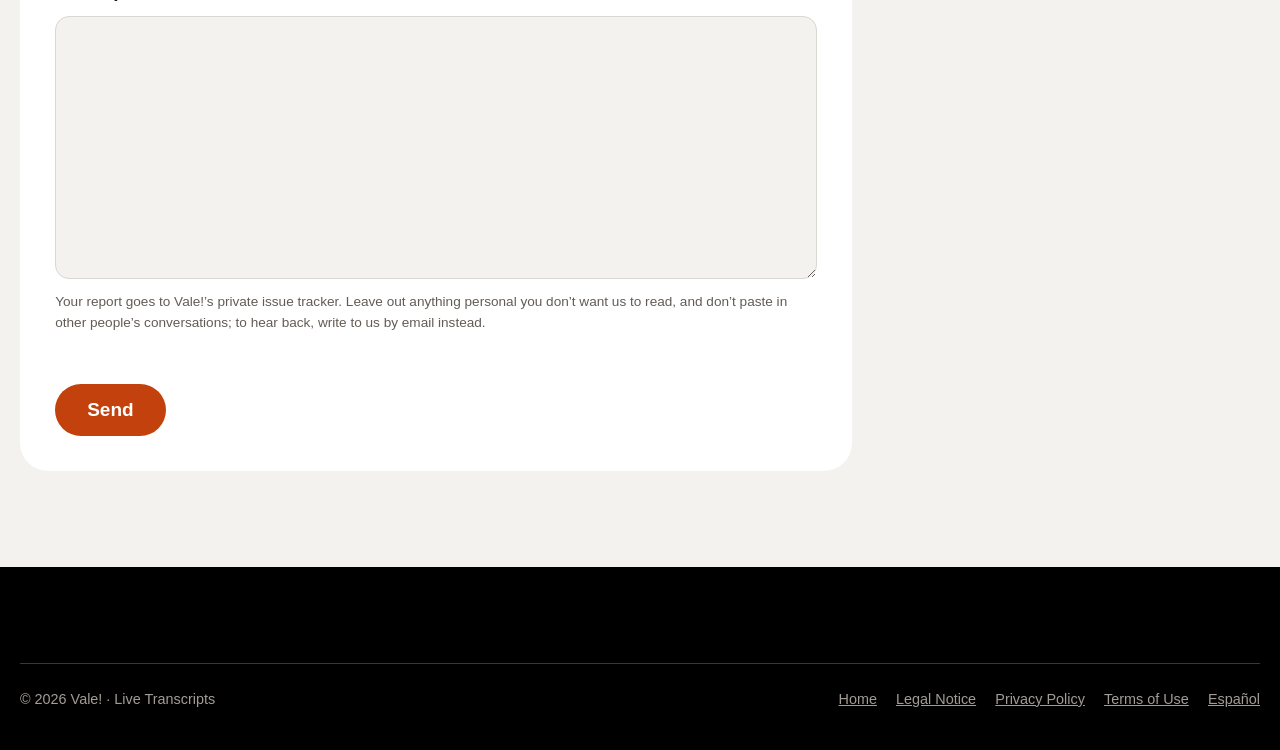
<file: support.html>
<!doctype html>
<html lang="en">
<head>
<meta charset="utf-8">
<meta name="viewport" content="width=device-width, initial-scale=1, viewport-fit=cover">
<title>Support – Vale!</title>
<meta name="description" content="Help with Vale!, live transcripts in large type: answers to common questions, the contact email, and a form to report a bug or request a feature.">
<link rel="icon" type="image/png" href="favicon.png">
<link rel="apple-touch-icon" href="apple-touch-icon.png">
<meta name="theme-color" content="#f4f2ef" media="(prefers-color-scheme: light)">
<meta name="theme-color" content="#000000" media="(prefers-color-scheme: dark)">
<link rel="stylesheet" href="style.css">
<link rel="alternate" hreflang="en" href="support.html">
<link rel="alternate" hreflang="es" href="support.es.html">
</head>
<body class="support">
<a class="skip" href="#main">Skip to content</a>
<header class="top">
<div class="wrap top-inner">
<a class="brand" href="./"><img src="favicon.png" alt="" width="32" height="32">Vale!</a>
<nav aria-label="Site"><a href="./">Home</a><a href="#questions">Questions</a><a href="#feedback-heading">Feedback</a><a href="support.es.html" hreflang="es" lang="es">Español</a></nav>
</div>
</header>

<main id="main">
<section class="support-head">
<div class="wrap">
<p class="eyebrow">Help</p>
<h1>Support</h1>
<p class="lede">Answers to the questions people ask most, and a form to report a bug or ask for a feature. You can also write to <a href="mailto:mateoas@icloud.com">mateoas@icloud.com</a>.</p>
</div>
</section>

<div class="wrap page">
<h2 id="questions">Questions</h2>
<div class="faq">
<details>
<summary>Where can I get Vale!?</summary>
<p>Vale! is free on the App Store for iPhone, iPad and Mac.</p>
<p><a class="badge" href="https://apps.apple.com/app/vale/id6831812836"><img src="images/app-store-badge.svg" width="162" height="54" alt="Download on the App Store"></a></p>
</details>
<details>
<summary>Will my conversations leave my device?</summary>
<p>No. Vale! turns speech into text on the device itself: no audio and no text is sent to us or to anyone else, and there is no account. The text is kept only while the app is open, and leaves the device only if you share it yourself. The <a href="https://vale-live-transcripts.github.io/vale-legal-docs/datenschutzerklaerung.en.html">privacy policy</a> describes the app in full.</p>
</details>
<details>
<summary>Which languages does it understand?</summary>
<p>Spanish, German and English: you choose which in Settings. The app itself is in English or Spanish. More languages may follow.</p>
</details>
<details>
<summary>Can Vale! translate?</summary>
<p>Yes. Turn on Translate, beside the captions, and each line appears in the language you read, with the original small underneath. Settings ▸ Translation chooses that language (Spanish, German or English; your device’s at first) and whether the original shows. On the Mac: Captions ▸ Translate into … (⇧⌘T).</p>
<p>It translates on your device with Apple’s Translation: the first time, your device downloads the two languages from Apple, and after that it works offline; no text is sent to us. Translate is off until you turn it on. It comes with Vale! 1.0.2.</p>
</details>
<details>
<summary>How do I get the best captions in a room?</summary>
<p>Put the device close to the people speaking, ideally in the middle of the table, and keep background noise such as the TV low. A small external microphone often helps more than anything else. An iPad propped up in front of you is easier to read than a phone in your hand.</p>
</details>
<details>
<summary>Does Vale! replace hearing aids?</summary>
<p>No. Vale! can help you follow a conversation, but it makes mistakes, and it is no substitute for a hearing test, hearing aids or an audiologist’s advice. Don’t rely on it alone in emergencies or for important medical or legal conversations.</p>
</details>
</div>

<h2 id="feedback-heading">Send feedback</h2>
<form id="feedback" novalidate aria-labelledby="feedback-heading">
<fieldset class="segmented">
<legend>Kind</legend>
<label><input type="radio" name="type" value="bug" checked> Bug report</label>
<label><input type="radio" name="type" value="feature"> Feature request</label>
</fieldset>

<label for="title">Title</label>
<input id="title" name="title" type="text" maxlength="200" autocomplete="off" required>

<label for="body">Description</label>
<textarea id="body" name="body" rows="8" required></textarea>
<p class="hint">Your report goes to Vale!’s private issue tracker. Leave out anything personal you don’t want us to read, and don’t paste in other people’s conversations; to hear back, write to us by email instead.</p>

<!-- Left empty by people; bots that fill every field are dropped. -->
<div class="trap" aria-hidden="true">
<label for="website">Website</label>
<input id="website" name="website" type="text" tabindex="-1" autocomplete="off">
</div>

<p id="status" role="status" aria-live="polite"></p>
<button type="submit">Send</button>
</form>
</div>
</main>

<footer class="site-foot">
<div class="wrap">
<div class="foot">
<p>© 2026 Vale! · Live Transcripts</p>
<nav aria-label="Legal">
<a href="./">Home</a>
<a href="https://vale-live-transcripts.github.io/vale-legal-docs/impressum.en.html">Legal Notice</a>
<a href="https://vale-live-transcripts.github.io/vale-legal-docs/datenschutzerklaerung.en.html">Privacy Policy</a>
<a href="https://vale-live-transcripts.github.io/vale-legal-docs/nutzungsbedingungen.en.html">Terms of Use</a>
<a href="support.es.html" hreflang="es" lang="es">Español</a>
</nav>
</div>
</div>
</footer>

<script>
// Posts to the same endpoint and contract as the app's feedback
// (Vale-Live-Transcripts/vale-feedback): { type, title, body, version }.
// The function writes `version` into the issue footer as `_Vale! v<version>_`.
const ENDPOINT = 'https://vale-feedback.vercel.app/api/feedback';
const WEB_VERSION = '? via website';

const form = document.getElementById('feedback');
const status = document.getElementById('status');
const button = form.querySelector('button');

function show(message, kind) {
    status.textContent = message;
    status.className = kind || '';
}

form.addEventListener('submit', async (event) => {
    event.preventDefault();
    const title = form.title.value.trim();
    const body = form.body.value.trim();
    if (!title || !body) {
        show('Title and description are required.', 'error');
        return;
    }
    if (form.website.value) {
        form.reset();
        show('Thank you! Your feedback was sent.', 'ok');
        return;
    }

    button.disabled = true;
    show('Sending…');
    let response;
    try {
        response = await fetch(ENDPOINT, {
            method: 'POST',
            headers: { 'Content-Type': 'application/json' },
            body: JSON.stringify({ type: form.type.value, title, body, version: WEB_VERSION }),
        });
    } catch {
        button.disabled = false;
        show('Couldn’t reach the feedback service. Check your connection and try again.', 'error');
        return;
    }
    const result = await response.json().catch(() => null);
    button.disabled = false;
    if (response.ok && result && result.ok === true) {
        form.reset();
        show('Thank you! Your feedback was sent.', 'ok');
    } else {
        show('Could not send feedback. Please try again.', 'error');
    }
});
</script>
</body>
</html>
</file>
<file: style.css>
/* Vale! website. The palette is the app's chrome tokens and caption themes
   from the master design (CLAUDE.md, "Master design"); change them together.
   Rules under .js only apply once scenes.js runs: without it, and under
   Reduce Motion, each section shows its finished frame. */

:root {
    color-scheme: light dark;
    --bg: #f4f2ef;
    --surface: #ffffff;
    --separator: #dad6d1;
    --text: #1c1a17;
    --muted: #635c55;
    --accent: #c2410c;
    --accent-pressed: #9a3412;
    --on-accent: #ffffff;
    --stop: #d70015;
    --on-stop: #ffffff;
    --live: #0f7b6c;

    /* The hero's caption theme: Noche until a dot picks another. */
    --cbg: #000000;
    --cfg: #ffffff;
    --cp: #b3b3b3;

    --display: -apple-system, BlinkMacSystemFont, "SF Pro Display", "Helvetica Neue", Helvetica,
        Arial, sans-serif;
    --ease: cubic-bezier(0.2, 0.8, 0.2, 1);
    --wrap: 77.5rem;
}

@media (prefers-color-scheme: dark) {
    :root {
        --bg: #000000;
        --surface: #1f1d1b;
        --separator: #3a3734;
        --text: #ffffff;
        --muted: #a39c94;
        --accent: #e8590c;
        --accent-pressed: #f2692a;
        --on-accent: #000000;
        --stop: #ff6961;
        --on-stop: #000000;
        --live: #12a594;
    }
}

* {
    box-sizing: border-box;
}

html {
    -webkit-text-size-adjust: 100%;
    font-size: var(--page-scale, 100%);
    scroll-padding-top: 4.5rem;
}

body {
    margin: 0;
    background: var(--bg);
    color: var(--text);
    font: 1.1875rem/1.55 var(--display);
    -webkit-font-smoothing: antialiased;
    overflow-wrap: break-word;
}

a {
    color: var(--accent);
}

a:hover {
    color: var(--accent-pressed);
}

:focus-visible {
    outline: 3px solid var(--accent);
    outline-offset: 3px;
}

.wrap {
    width: min(var(--wrap), 100% - 2.5rem);
    margin-inline: auto;
}

.sr {
    position: absolute;
    width: 1px;
    height: 1px;
    overflow: hidden;
    clip-path: inset(50%);
    white-space: nowrap;
}

.skip {
    position: absolute;
    left: 1rem;
    top: -4rem;
    z-index: 20;
    padding: 0.6rem 1rem;
    border-radius: 999px;
    background: var(--accent);
    color: var(--on-accent);
    font-weight: 700;
}

.skip:focus {
    top: 1rem;
}

.js-only {
    display: none !important;
}

.js .js-only {
    display: revert !important;
}

.js .control-row.js-only,
.js .dots.js-only,
.js .picker.js-only {
    display: flex !important;
}

h1,
h2,
h3 {
    font-family: var(--display);
}

h2 {
    margin: 0;
    font-size: clamp(3rem, 9vw, 8.5rem);
    line-height: 0.95;
    letter-spacing: -0.045em;
    font-weight: 700;
}

h2.h-mid {
    font-size: clamp(2.2rem, 5.4vw, 4.6rem);
    line-height: 1;
    letter-spacing: -0.035em;
}

.eyebrow {
    margin: 0 0 1.2rem;
    font-size: 0.8rem;
    font-weight: 700;
    letter-spacing: 0.12em;
    text-transform: uppercase;
    color: var(--muted);
}

.lede {
    margin: 2rem 0 0;
    max-width: 38rem;
    font-size: clamp(1.15rem, 1.8vw, 1.4rem);
    color: var(--muted);
}

.accent {
    color: var(--accent);
}

.center {
    text-align: center;
}

.center .lede {
    margin-inline: auto;
}

section.block {
    padding: clamp(5rem, 12vw, 10rem) 0;
}

.split {
    display: grid;
    grid-template-columns: 1.25fr 1fr;
    gap: 3rem;
    align-items: end;
}

/* Top bar: the hero's colours over the hero, the page's below it. */

.top {
    position: relative;
    z-index: 10;
    background: var(--cbg);
    color: var(--cfg);
    transition: background 0.4s, color 0.4s;
}

.js .top {
    position: sticky;
    top: 0;
}

.js .top.below {
    background: color-mix(in srgb, var(--bg) 82%, transparent);
    color: var(--text);
    -webkit-backdrop-filter: saturate(1.6) blur(18px);
    backdrop-filter: saturate(1.6) blur(18px);
    box-shadow: 0 1px 0 var(--separator);
}

.top-inner {
    display: flex;
    align-items: center;
    gap: 1.4rem;
    min-height: 3.75rem;
}

.brand {
    display: flex;
    align-items: center;
    gap: 0.6rem;
    color: inherit;
    text-decoration: none;
    font-weight: 800;
    font-size: 1.15rem;
}

.brand:hover {
    color: inherit;
}

.brand img {
    width: 32px;
    height: 32px;
}

.top nav {
    margin-left: auto;
    display: flex;
    gap: 1.4rem;
    font-size: 0.95rem;
    font-weight: 600;
}

.top nav a {
    color: inherit;
    text-decoration: none;
    opacity: 0.85;
}

.top nav a:hover {
    opacity: 1;
}

.scale {
    min-width: 44px;
    min-height: 36px;
    border: 1.5px solid currentColor;
    border-radius: 999px;
    background: none;
    color: inherit;
    font: 700 0.9rem var(--display);
    cursor: pointer;
}

/* Hero: the live stage, in the caption theme the dots choose. */

.hero {
    display: grid;
    grid-template-rows: 1fr auto;
    min-height: calc(100svh - 3.75rem);
    padding: 1.5rem 0 1.6rem;
    background: var(--cbg);
    color: var(--cfg);
    transition: background 0.6s, color 0.6s;
}

.stage {
    --size: 1;
    display: flex;
    flex-direction: column;
    justify-content: flex-end;
    min-width: 0;
}

/* The live pill, and Apple's badge beside it at the top of the stage. */
.stage-top {
    display: flex;
    flex-wrap: wrap;
    align-items: center;
    justify-content: space-between;
    gap: 0.9rem 1.5rem;
    margin: 0 0 auto;
}

.pill {
    display: inline-flex;
    align-items: center;
    gap: 0.5rem;
    margin: 0;
    padding: 0.35rem 0.85rem;
    border-radius: 999px;
    background: color-mix(in srgb, var(--cfg) 10%, transparent);
    font-size: 0.85rem;
    font-weight: 600;
}

.pill i {
    width: 0.55rem;
    height: 0.55rem;
    border-radius: 50%;
    background: #12a594;
}

.js .pill:not(.off) i {
    animation: beat 1.4s infinite;
}

.pill.off i {
    background: var(--cp);
}

@keyframes beat {
    50% {
        transform: scale(1.5);
        opacity: 0.5;
    }
}

.lines {
    padding-top: 3rem;
}

.line {
    margin: 0;
    font-weight: 600;
    letter-spacing: -0.02em;
    line-height: 1.12;
    transition: font-size 0.5s var(--ease), color 0.5s;
}

.line.old {
    margin-bottom: 0.35em;
    font-size: calc(clamp(1.3rem, 2.6vw, 2.2rem) * var(--size));
    color: var(--cp);
}

.line.new {
    font-size: calc(clamp(2.6rem, 7.4vw, 7.5rem) * var(--size));
}

.w {
    display: inline-block;
    white-space: pre;
}

.line .w {
    animation: rise 0.4s var(--ease) both;
}

.line .w.pending {
    color: var(--cp);
}

@keyframes rise {
    from {
        transform: translateY(0.3em);
        opacity: 0;
        filter: blur(4px);
    }
}

.controls {
    display: flex;
    flex-wrap: wrap;
    align-items: center;
    gap: 0.7rem 1.2rem;
    margin-top: 2rem;
}

.control-row {
    gap: 0.7rem;
}

.btn {
    display: inline-flex;
    align-items: center;
    gap: 0.55rem;
    min-height: 48px;
    padding: 0 1.4rem;
    border: 0;
    border-radius: 999px;
    font: 600 1.05rem var(--display);
    cursor: pointer;
    transition: transform 0.2s var(--ease), background 0.3s;
}

.btn:active {
    transform: scale(0.96);
}

.btn.stop {
    min-width: 7.5rem;
    background: #ff6961;
    color: #000000;
}

.btn.start {
    min-width: 7.5rem;
    background: #e8590c;
    color: #000000;
}

.btn.stop .go-start,
.btn.start .go-stop {
    display: none;
}

.btn.ghost {
    background: color-mix(in srgb, var(--cfg) 13%, transparent);
    color: inherit;
}

/* Apple's badge artwork, shown as it is: no shadow, filter or recolouring, 54 px tall,
   with at least a quarter of its height clear around it. The radius only rounds the
   focus ring to the badge's corners. */
.badge {
    display: inline-block;
    vertical-align: top;
    border-radius: 9px;
}

.badge img {
    display: block;
    width: auto;
    height: 54px;
}

.cue {
    margin: 0;
    font-size: 0.85rem;
    color: color-mix(in srgb, var(--cfg) 72%, var(--cbg));
}

.dots {
    gap: 0.4rem;
    margin-left: auto;
}

.dot {
    width: 44px;
    height: 44px;
    padding: 0;
    border: 2px solid color-mix(in srgb, var(--cfg) 35%, transparent);
    border-radius: 50%;
    cursor: pointer;
}

.dot[aria-pressed="true"] {
    outline: 2px solid var(--cfg);
    outline-offset: 3px;
}

.dot[data-theme="noche"] {
    background: #000000;
}

.dot[data-theme="dia"] {
    background: #ffffff;
}

.dot[data-theme="amarillo"] {
    background: radial-gradient(#ffd60a 36%, #000000 38%);
}

.dot[data-theme="papel"] {
    background: #f6efdf;
}

/* Headlines that caption themselves: each word arrives in the partial
   shade, then the line settles. */

.js [data-caption] .w {
    opacity: 0;
    transform: translateY(0.25em);
    transition: opacity 0.35s, transform 0.45s var(--ease), color 0.6s;
}

.js [data-caption] .w.in {
    opacity: 1;
    transform: none;
}

.js [data-caption] .w.pending {
    color: color-mix(in srgb, currentColor 45%, transparent);
}

/* One tap */

.tap {
    display: grid;
    place-items: center;
}

.big-start {
    position: relative;
    display: grid;
    place-items: center;
    width: clamp(180px, 22vw, 260px);
    aspect-ratio: 1;
    border: 0;
    border-radius: 50%;
    background: var(--accent);
    color: var(--on-accent);
    cursor: pointer;
    transition: background 0.4s, transform 0.2s var(--ease);
}

.big-start:active {
    transform: scale(0.97);
}

.big-start::before,
.big-start::after {
    content: "";
    position: absolute;
    inset: 0;
    border: 2px solid var(--accent);
    border-radius: 50%;
    opacity: 0;
}

.js .big-start::before,
.js .big-start::after {
    animation: ring 2.4s infinite;
}

.js .big-start::after {
    animation-delay: 1.2s;
}

.big-start svg {
    width: 34%;
}

.big-start .square,
.big-start.on .mic {
    display: none;
}

.big-start.on .square {
    display: block;
}

.big-start.on {
    background: var(--stop);
    color: var(--on-stop);
}

.big-start.on::before,
.big-start.on::after {
    border-color: var(--stop);
}

@keyframes ring {
    0% {
        opacity: 0.9;
    }

    100% {
        transform: scale(1.6);
        opacity: 0;
    }
}

/* Sizes. The finished frame shows 64 pt; with motion, the section is
   tall and the line steps through the sizes as it scrolls. */

.sizes {
    padding: clamp(4rem, 9vw, 7rem) 0;
}

.sizes .sticky {
    display: grid;
    grid-template-rows: auto 1fr auto;
    gap: 2.5rem;
}

.js.motion .sizes {
    height: 320vh;
    padding: 0;
}

.js.motion .sizes .sticky {
    position: sticky;
    top: 0;
    height: 100svh;
    padding: 5.5rem 0 2.5rem;
    overflow: hidden;
    gap: 1rem;
}

.js.motion .sizes .lede {
    margin-top: 1rem;
}

.sample {
    align-self: center;
    margin: 0;
    font-size: min(5.2rem, 9vw);
    font-weight: 600;
    letter-spacing: -0.02em;
    line-height: 1.1;
    white-space: nowrap;
    transition: font-size 0.35s var(--ease);
}

.ruler {
    display: grid;
    grid-template-columns: repeat(9, 1fr);
    gap: 0.4rem;
    align-items: end;
    margin: 0;
    padding: 0;
    list-style: none;
}

.ruler li {
    display: grid;
    gap: 0.5rem;
    font-size: 0.8rem;
    color: var(--muted);
    text-align: center;
    white-space: nowrap;
}

.ruler li::before {
    content: "";
    height: calc(var(--h) * 1px);
    border-radius: 4px;
    background: var(--separator);
    transition: background 0.3s;
}

.ruler li.on {
    color: var(--text);
    font-weight: 700;
}

.ruler li.on::before {
    background: var(--accent);
}

/* Caption themes */

.themes-head {
    padding-bottom: 3rem;
}

.band {
    padding: clamp(2.5rem, 6vw, 4.5rem) 0;
}

.band .wrap {
    display: flex;
    flex-wrap: wrap;
    justify-content: space-between;
    align-items: baseline;
    gap: 1rem 2rem;
}

.band p {
    margin: 0;
    font-size: clamp(2rem, 6vw, 5.5rem);
    font-weight: 600;
    letter-spacing: -0.03em;
    line-height: 1.05;
}

.band span:not(.w) {
    font-size: 0.95rem;
    font-weight: 700;
    letter-spacing: 0.1em;
    text-transform: uppercase;
}

.band-dia {
    background: #ffffff;
    color: #111111;
    box-shadow: inset 0 1px 0 #dad6d1;
}

.band-noche {
    background: #000000;
    color: #ffffff;
}

.band-amarillo {
    background: #000000;
    color: #ffd60a;
    box-shadow: inset 0 1px 0 #2a2a2a;
}

.band-papel {
    background: #f6efdf;
    color: #1c1a17;
}

/* Private: always on black, in the dark tokens. */

.private {
    background: #000000;
    color: #ffffff;
}

.private .eyebrow,
.private .facts p {
    color: #a39c94;
}

.zero {
    margin: 0;
    color: #12a594;
    font-size: clamp(10rem, 34vw, 30rem);
    font-weight: 700;
    line-height: 0.8;
    letter-spacing: -0.06em;
    font-variant-numeric: tabular-nums;
}

.private h2 {
    margin-top: 1.2rem;
}

.facts {
    display: grid;
    grid-template-columns: repeat(3, 1fr);
    gap: 2rem;
    margin-top: 4rem;
    padding-top: 2rem;
    border-top: 1px solid #3a3734;
}

.facts h3 {
    margin: 0 0 0.4rem;
    font-size: 1.4rem;
}

.facts p {
    margin: 0;
}

/* Languages */

.langs {
    display: flex;
    flex-wrap: wrap;
    gap: 0.1em 0.9em;
    font-size: clamp(3rem, 9vw, 8.5rem);
    font-weight: 700;
    letter-spacing: -0.045em;
    line-height: 1.05;
}

.langs button {
    padding: 0;
    border: 0;
    background: none;
    color: var(--muted);
    text-decoration: underline 0.06em transparent;
    text-underline-offset: 0.12em;
    font: inherit;
    letter-spacing: inherit;
    cursor: default;
    transition: color 0.3s, text-decoration-color 0.3s;
}

.js .langs button {
    cursor: pointer;
}

.js .langs button:hover {
    color: var(--text);
}

.langs button[aria-pressed="true"] {
    color: var(--text);
    text-decoration-color: var(--accent);
}

.said {
    min-height: 2.5em;
    margin: 2.5rem 0 0;
    font-size: clamp(1.6rem, 3.6vw, 3rem);
    font-weight: 600;
    letter-spacing: -0.02em;
    line-height: 1.15;
}

/* Translate: the dinner heard in German and read in Spanish, in the hero's caption theme,
   drawn as the app's translated captions are: older lines smaller in the partial shade, the
   newest huge, each with its original small under it after its language's tag, and the words
   still being heard as heard. */

.reading {
    margin-top: 3rem;
    padding: clamp(1.2rem, 3vw, 2.6rem);
    border-radius: 28px;
    background: var(--cbg);
    color: var(--cfg);
    box-shadow: 0 0 0 1px var(--separator);
    transition: background 0.6s, color 0.6s;
}

.reading-top {
    display: flex;
    flex-wrap: wrap;
    align-items: center;
    justify-content: space-between;
    gap: 0.9rem 1.5rem;
}

.btn.translate {
    background: color-mix(in srgb, var(--cfg) 13%, transparent);
    color: inherit;
}

.btn.translate[aria-pressed="true"] {
    background: #e8590c;
    color: #000000;
}

.tlines {
    display: flex;
    flex-direction: column;
    justify-content: flex-end;
    gap: 1rem;
    padding-top: 2.5rem;
}

.tline,
.tline p {
    margin: 0;
    letter-spacing: -0.02em;
    line-height: 1.15;
}

.tline.past,
.tline.partial {
    font-size: clamp(1.15rem, 2.2vw, 1.9rem);
    font-weight: 500;
    color: var(--cp);
}

.tline.now {
    font-size: clamp(1.9rem, 4.4vw, 3.6rem);
    font-weight: 600;
}

.tline.now.pending {
    color: var(--cp);
}

.tline .read + .heard {
    margin-top: 0.2em;
    font-size: 0.7em;
    font-weight: 400;
    color: var(--cp);
}

.tline.now .read + .heard {
    font-size: max(0.42em, 1rem);
}

.tline b {
    display: inline-block;
    margin-right: 0.45em;
    padding: 0 0.3em;
    border: 1px solid var(--cp);
    border-radius: 0.3em;
    font-size: 0.68em;
    font-weight: 700;
    letter-spacing: 0.04em;
    vertical-align: 0.12em;
}

.tline .w {
    animation: rise 0.4s var(--ease) both;
}

.reads .facts {
    border-top-color: var(--separator);
}

.reads .facts p {
    color: var(--muted);
}

/* Made for the table: one drawn device that takes each platform's shape. */

.table .lede {
    margin-top: 1.5rem;
}

.picker {
    display: inline-flex;
    flex-wrap: wrap;
    justify-content: center;
    gap: 0.3rem;
    margin: 2.5rem auto 0;
    padding: 0.3rem;
    border-radius: 999px;
    background: var(--surface);
}

.picker button {
    min-height: 40px;
    padding: 0 1.1rem;
    border: 0;
    border-radius: 999px;
    background: none;
    color: var(--muted);
    font: 600 0.95rem var(--display);
    cursor: pointer;
}

.picker button[aria-pressed="true"] {
    background: var(--text);
    color: var(--bg);
}

.device {
    width: min(980px, 100%);
    aspect-ratio: 4 / 3;
    margin: 3rem auto 0;
    padding: 14px;
    border-radius: 34px;
    background: #111111;
    box-shadow: 0 40px 80px -30px rgba(0, 0, 0, 0.45);
    transition: width 0.7s var(--ease), aspect-ratio 0.7s var(--ease), border-radius 0.7s, padding 0.7s;
}

.device[data-device="iphone"] {
    width: min(340px, 80%);
    aspect-ratio: 9 / 19.5;
    border-radius: 48px;
}

.device[data-device="sideways"] {
    width: min(780px, 100%);
    aspect-ratio: 19.5 / 9;
    border-radius: 48px;
}

.device[data-device="mac"] {
    aspect-ratio: 16 / 10;
    padding: 0;
    border-radius: 16px;
}

.screen {
    display: flex;
    width: 100%;
    height: 100%;
    overflow: hidden;
    border-radius: 22px;
    background: #000000;
    color: #ffffff;
    text-align: left;
    container-type: inline-size;
}

.device[data-device="iphone"] .screen,
.device[data-device="sideways"] .screen {
    border-radius: 36px;
}

.device[data-device="iphone"] .screen,
.device[data-device="mac"] .screen {
    flex-direction: column;
}

.device[data-device="mac"] .screen {
    border-radius: 16px;
}

.mac-bar {
    display: none;
    flex: none;
    align-items: center;
    gap: 7px;
    height: 38px;
    padding: 0 14px;
    background: #1f1d1b;
}

.mac-bar i {
    width: 12px;
    height: 12px;
    border-radius: 50%;
    background: #3a3734;
}

.device[data-device="mac"] .mac-bar {
    display: flex;
}

.mini {
    display: flex;
    flex: 1;
    flex-direction: column;
    justify-content: flex-end;
    min-width: 0;
    padding: 6% 5%;
}

.mini p {
    margin: 0;
    font-weight: 600;
}

.mini .o {
    margin-bottom: 0.3em;
    color: #b3b3b3;
    font-size: max(0.8rem, 3cqw);
}

.mini .n {
    font-size: max(1.2rem, 5.6cqw);
    line-height: 1.1;
}

.mini .n span {
    color: #b3b3b3;
}

.device[data-device="iphone"] .mini .o {
    font-size: 5cqw;
}

.device[data-device="iphone"] .mini .n {
    font-size: 9cqw;
}

.rail {
    display: flex;
    flex-direction: column;
    justify-content: flex-end;
    gap: 10px;
    width: 23%;
    padding: 18px;
    background: #1f1d1b;
}

.rail i {
    display: block;
    height: 8%;
    border-radius: 12px;
    background: #3a3734;
}

.rail b {
    display: block;
    height: 14%;
    border-radius: 999px;
    background: #ff6961;
}

.device[data-device="iphone"] .rail {
    flex-direction: row;
    align-items: center;
    width: 100%;
    height: 22%;
}

.device[data-device="iphone"] .rail i {
    flex: 1;
    height: 50%;
}

.device[data-device="iphone"] .rail b {
    flex: 2;
    height: 60%;
}

.device[data-device="mac"] .rail {
    display: none;
}

/* Hearing care: calm, on Papel, nothing moves. */

.care {
    background: #f6efdf;
    color: #1c1a17;
}

.care h2 {
    font-size: clamp(2.4rem, 6vw, 5rem);
    letter-spacing: -0.035em;
}

.care .lede {
    color: #635c55;
}

/* Coming later */

.later {
    display: grid;
    grid-template-columns: repeat(3, 1fr);
    gap: 1rem;
    margin: 3rem 0 0;
    padding: 0;
    list-style: none;
}

.card {
    display: flex;
    flex-direction: column;
    min-height: 240px;
    padding: 1.8rem;
    border: 1.5px dashed var(--separator);
    border-radius: 24px;
}

.card h3 {
    margin: auto 0 0;
    font-size: 1.5rem;
}

.card p {
    margin: 0.3rem 0 0;
    color: var(--muted);
}

.tag {
    align-self: flex-start;
    font-size: 0.75rem;
    font-weight: 700;
    letter-spacing: 0.1em;
    text-transform: uppercase;
    color: var(--accent);
}

.art {
    display: flex;
    flex-wrap: wrap;
    gap: 0.4rem;
    margin: 1.2rem 0;
}

.speakers span {
    padding: 0.35rem 0.75rem;
    border-radius: 14px;
    color: #ffffff;
    font-size: 0.9rem;
    font-weight: 700;
}

.speakers span:nth-child(1) {
    background: #c2410c;
}

.speakers span:nth-child(2) {
    background: #0f7b6c;
}

.speakers span:nth-child(3) {
    background: #7a3e9d;
}

.typing span {
    display: inline-flex;
    align-items: center;
    gap: 2px;
    padding: 0.35rem 0.75rem;
    border: 1px solid var(--separator);
    border-radius: 14px;
    background: var(--surface);
    font-weight: 700;
}

.typing i,
.caret {
    display: inline-block;
    width: 2px;
    height: 1.1em;
    background: var(--live);
}

.js .typing i,
.js .caret {
    animation: blink 1s steps(1) infinite;
}

@keyframes blink {
    50% {
        opacity: 0;
    }
}

.sounds svg {
    width: 2.2rem;
    height: 2.2rem;
    fill: none;
    stroke: var(--text);
    stroke-width: 1.6;
    stroke-linecap: round;
    stroke-linejoin: round;
}

/* Footer: the conversation, still going. */

.site-foot {
    padding: 6rem 0 2.5rem;
    background: #000000;
    color: #a39c94;
    font-size: 0.9rem;
}

.site-foot a {
    color: #a39c94;
}

.site-foot a:hover {
    color: #ffffff;
}

.bye {
    margin: 0 0 4rem;
    color: #ffffff;
    font-size: clamp(2.2rem, 6vw, 5rem);
    font-weight: 600;
    letter-spacing: -0.03em;
    line-height: 1.1;
}

.bye span {
    color: #b3b3b3;
}

.bye .caret {
    width: 0.08em;
    height: 0.9em;
    margin-left: 0.05em;
    vertical-align: -0.08em;
    background: #12a594;
}

.foot {
    display: flex;
    flex-wrap: wrap;
    justify-content: space-between;
    gap: 1rem 1.5rem;
    padding-top: 1.5rem;
    border-top: 1px solid #3a3734;
}

.foot p {
    margin: 0;
}

.foot nav {
    display: flex;
    flex-wrap: wrap;
    gap: 0.4rem 1.2rem;
}

/* Support page: a head in big type on Noche, then the questions and the
   form on the page's own ground. */

.support .top {
    background: #000000;
    color: #ffffff;
}

.support-head {
    padding: clamp(3rem, 8vw, 6rem) 0 clamp(3.5rem, 8vw, 6rem);
    background: #000000;
    color: #ffffff;
}

.support-head .eyebrow,
.support-head .lede {
    color: #b3b3b3;
}

.support-head a {
    color: #ffffff;
}

.support-head h1 {
    margin: 0;
    font-size: clamp(3.4rem, 11vw, 9rem);
    line-height: 0.95;
    letter-spacing: -0.045em;
    font-weight: 700;
}

.page {
    padding: clamp(3rem, 7vw, 5rem) 0 6rem;
}

.page > * {
    max-width: 52rem;
}

.page h2 {
    margin: 0 0 1.5rem;
    font-size: clamp(2rem, 4.4vw, 3.2rem);
    letter-spacing: -0.035em;
    line-height: 1;
}

.page h2 + .faq,
.page h2 + form {
    margin-top: 0;
}

.faq {
    margin-bottom: clamp(3.5rem, 8vw, 5.5rem);
    border-top: 1px solid var(--separator);
}

.faq details {
    border-bottom: 1px solid var(--separator);
}

.faq summary {
    display: flex;
    justify-content: space-between;
    align-items: center;
    gap: 1rem;
    min-height: 44px;
    padding: 1.1rem 0;
    cursor: pointer;
    font-size: clamp(1.2rem, 2.2vw, 1.5rem);
    font-weight: 650;
    letter-spacing: -0.01em;
    list-style: none;
}

.faq summary::-webkit-details-marker {
    display: none;
}

.faq summary::after {
    content: "+";
    flex: none;
    color: var(--accent);
    font-size: 1.6em;
    font-weight: 400;
    line-height: 1;
    transition: transform 0.3s var(--ease);
}

.faq details[open] summary::after {
    transform: rotate(45deg);
}

.faq details p {
    margin: 0 0 1.4rem;
    max-width: 42rem;
    color: var(--muted);
}

form {
    display: flex;
    flex-direction: column;
    gap: 0.7rem;
    padding: clamp(1.4rem, 3vw, 2.2rem);
    border-radius: 28px;
    background: var(--surface);
}

fieldset.segmented {
    display: flex;
    flex-wrap: wrap;
    gap: 0.4rem;
    margin: 0 0 0.6rem;
    padding: 0;
    border: 0;
}

fieldset.segmented legend {
    margin-bottom: 0.6rem;
    font-weight: 650;
}

fieldset.segmented label {
    display: inline-flex;
    align-items: center;
    gap: 0.5rem;
    min-height: 44px;
    padding: 0 1.1rem;
    border-radius: 999px;
    background: var(--bg);
    cursor: pointer;
}

fieldset.segmented label:has(input:checked) {
    background: var(--text);
    color: var(--bg);
}

fieldset.segmented input {
    accent-color: var(--accent);
}

label {
    font-weight: 650;
}

input[type="text"],
textarea {
    width: 100%;
    padding: 0.8rem 1rem;
    border: 1px solid var(--separator);
    border-radius: 14px;
    background: var(--bg);
    color: var(--text);
    font: inherit;
}

.hint {
    margin: 0;
    font-size: 0.85rem;
    color: var(--muted);
}

.trap {
    position: absolute;
    left: -10000px;
    width: 1px;
    height: 1px;
    overflow: hidden;
}

button[type="submit"] {
    align-self: flex-start;
    min-height: 52px;
    padding: 0 2rem;
    border: 0;
    border-radius: 999px;
    background: var(--accent);
    color: var(--on-accent);
    font: inherit;
    font-weight: 700;
    cursor: pointer;
    transition: transform 0.2s var(--ease);
}

button[type="submit"]:active {
    transform: scale(0.97);
}

button[type="submit"]:disabled {
    opacity: 0.6;
    cursor: default;
}

#status {
    margin: 0;
    min-height: 1.5em;
}

#status.ok {
    color: var(--live);
}

#status.error {
    color: var(--stop);
}

/* Narrow screens */

@media (max-width: 760px) {
    .split,
    .facts,
    .later {
        grid-template-columns: 1fr;
    }

    .top nav {
        display: none;
    }

    .scale {
        margin-left: auto;
    }

    .dots {
        margin-left: 0;
    }

    .ruler {
        gap: 0.2rem;
    }

    .ruler li {
        font-size: 0.6rem;
    }

    .tap {
        justify-items: start;
    }
}

@media (prefers-reduced-motion: reduce) {
    *,
    *::before,
    *::after {
        animation: none !important;
        transition: none !important;
    }
}
</file>
